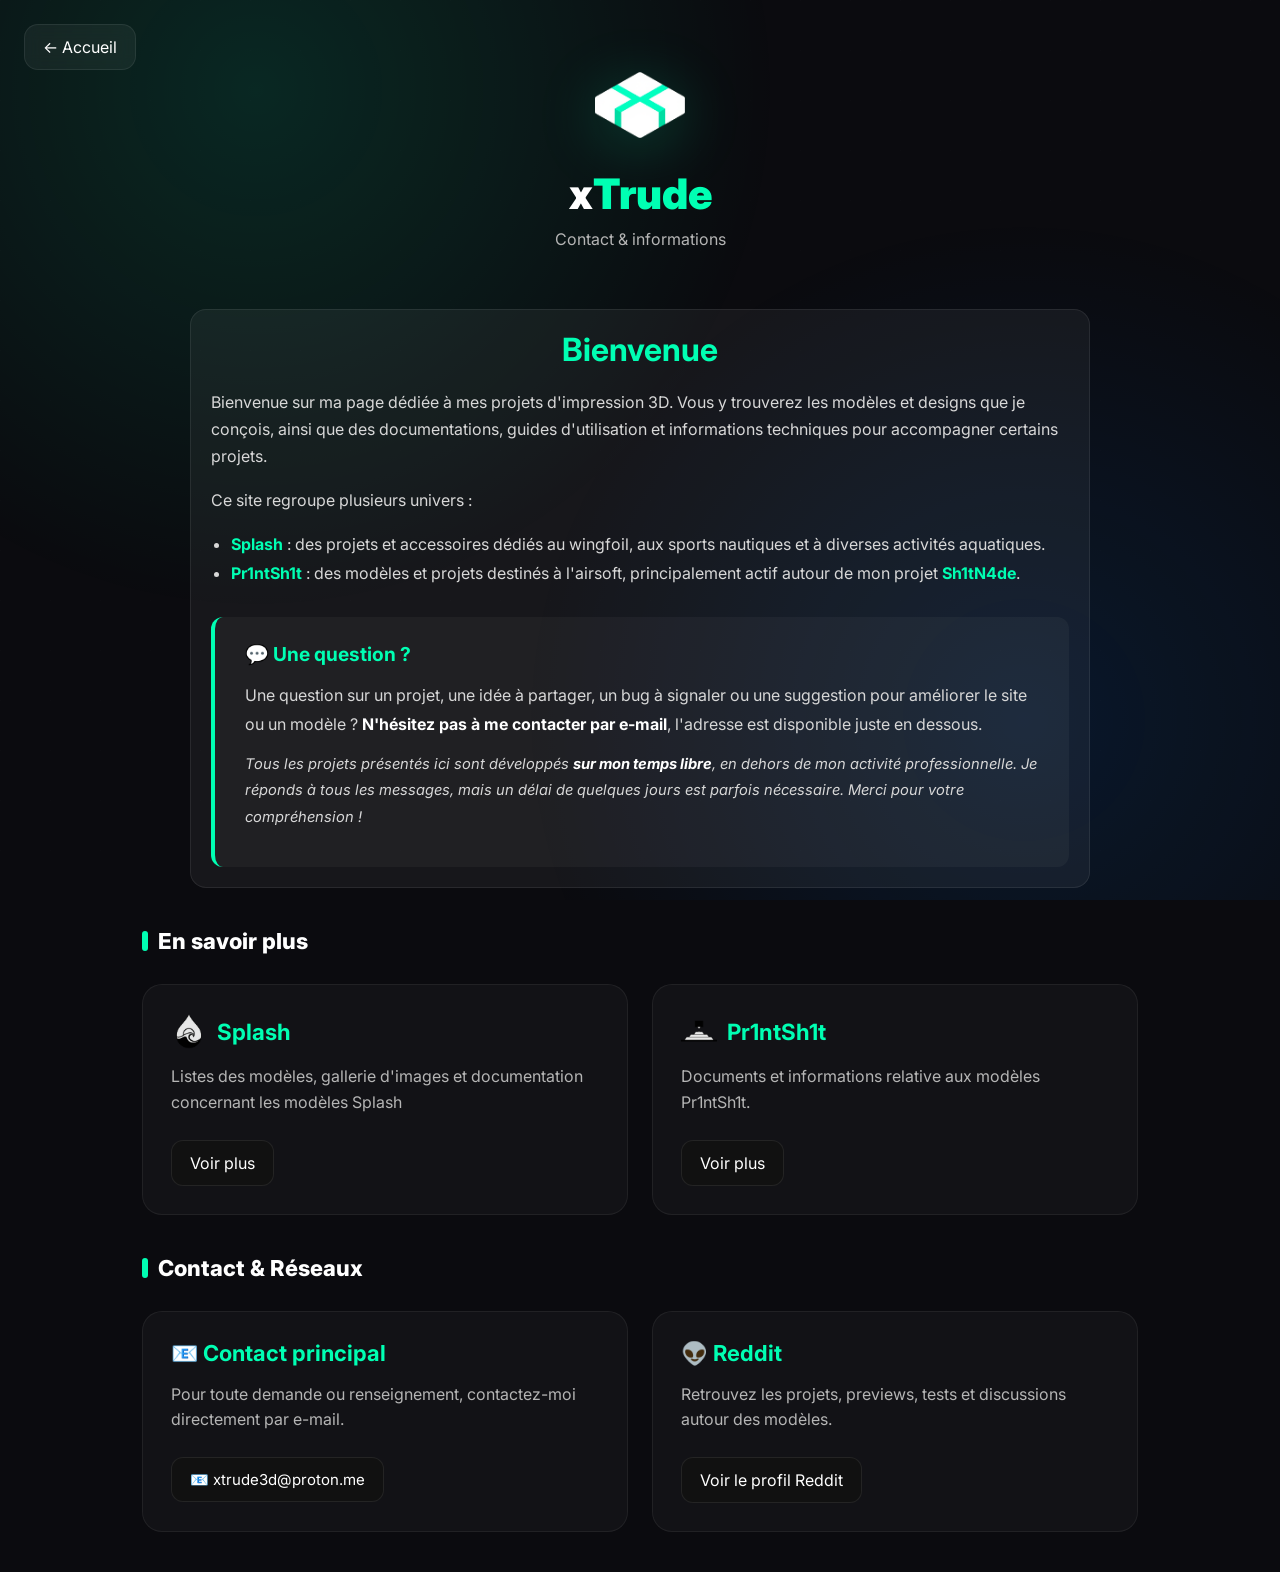
<file: contact.html>
<!doctype html>
<html lang="fr">

<head>
<meta charset="utf-8">
<meta name="viewport" content="width=device-width, initial-scale=1.0">
<title>Info & Contact - xTrude</title>
<link rel="icon" href="img/logo.png">
<link href="https://fonts.googleapis.com/css2?family=Inter:wght@300;400;600;800;900&display=swap" rel="stylesheet">
<link rel="stylesheet" href="style.css">

<style>

.intro {
    max-width: 900px;
    margin: 40px auto;
    padding: 20px;
    background: rgba(255,255,255,0.05);
    border-radius: 16px;
    border: 1px solid rgba(255,255,255,0.08);
}

.intro h2 {
    margin-bottom: 20px;
    font-size: 2rem;
	text-align:center;
	color:#00ffb3;
}

.intro p {
    line-height: 1.7;
    margin-bottom: 16px;
    color: #d8d8d8;
}

.intro ul {
    margin: 15px 0 20px 20px;
    line-height: 1.8;
    color: #d8d8d8;
}

.intro strong {
    color:#00ffb3;
}

.intro-text{
    text-align:center;
    font-size:1.05rem;
    line-height:1.8;
    color:#d7d7d7;
    margin-bottom:35px;
}

.info-box{
    margin-top:30px;
    padding:25px 30px;
    border-left:4px solid #00ffb3;
    background:rgba(255,255,255,.04);
    border-radius:12px;
}

.info-box h3{
    margin:0 0 15px;
    font-size:1.2rem;
    color:#00ffb3;
}

.info-box p{
    margin:0 0 12px;
    line-height:1.8;
    color:#d7d7d7;	
}

.small-text{
    font-size:.92rem;
    color:#a8a8a8;
    font-style:italic;
}

.info-box strong{
    color:#fff;
    font-weight:700;
}

.card-title{
    display:flex;
    align-items:center;
    gap:10px;
    margin-bottom:15px;
}

.card-title span{
    font-size:1.4rem;
    font-weight:700;
    color:#00ffb3;
}

.mini-logo{
    width:36px;
    height:36px;
}

.green-link{
	color:#00ffb3;
	text-decoration:none;
}
	
</style>

</head>

<body>

	<a href="index.html" class="top-back-button">
		← Accueil
	</a>

<header>

    <img src="img/logo.png" class="logo" alt="xTrude">

    <h1>x<span>Trude</span></h1>

    <div class="subtitle">
        Contact & informations
    </div>

</header>

<section class="intro">

    <h2>Bienvenue</h2>

    <p>
        Bienvenue sur ma page dédiée à mes projets d'impression 3D.
        Vous y trouverez les modèles et designs que je conçois, ainsi que
        des documentations, guides d'utilisation et informations techniques
        pour accompagner certains projets.
    </p>

    <p>
        Ce site regroupe plusieurs univers :
    </p>

    <ul>
        <li>
            <strong>Splash</strong> : des projets et accessoires dédiés au
            wingfoil, aux sports nautiques et à diverses activités aquatiques.
        </li>

        <li>
            <strong>Pr1ntSh1t</strong> : des modèles et projets destinés à
            l'airsoft, principalement actif autour de mon projet
            <strong>Sh1tN4de</strong>.
        </li>
    </ul>

	<div class="info-box">

		<h3>💬 Une question ?</h3>

		<p>
			Une question sur un projet, une idée à partager,
			un bug à signaler ou une suggestion pour améliorer le site ou un modèle ?
			<a href="#contact" class="green-link"><strong>N'hésitez pas à me contacter par e-mail</strong></a>,
			l'adresse est disponible juste en dessous.
		</p>

		<p class="small-text">
			Tous les projets présentés ici sont développés
			<strong>sur mon temps libre</strong>, en dehors de mon activité
			professionnelle. Je réponds à tous les messages, mais un délai
			de quelques jours est parfois nécessaire. Merci pour votre compréhension !
		</p>

	</div>

</section>


<section class="contact-page">

	<div class="section-title">
        <div class="bar"></div>

        <div class="section-head">

            <span>En savoir plus</span>

        </div>
    </div>
		
		
		
	<div class="contact-container">
	
        <div class="contact-card">

            <div class="card-title">
				<img src="img/sp-logo.png" class="mini-logo" alt="">
				<span>Splash</span>
			</div>

            <p>
			Listes des modèles, gallerie d'images et documentation 
			concernant les modèles Splash
            </p>

            <a href="splash.html"
               target="_blank"
               class="contact-button">

               Voir plus

            </a>

        </div>

        <div class="contact-card">

            <div class="card-title">
				<img src="img/ps-logo.png" class="mini-logo" alt="">
				<span>Pr1ntSh1t</span>
			</div>

            <p>
                Documents et informations relative aux modèles Pr1ntSh1t.
            </p>

            <a href="printshit.html"
               target="_blank"
               class="contact-button">

               Voir plus

            </a>

        </div>

    </div>

</section>


<section class="contact-page">

    <div class="section-title">
        <div class="bar"></div>

        <div class="section-head">

            <span>Contact & Réseaux</span>

        </div>
    </div>

    <div class="contact-container">

        <div class="contact-card"	id="contact">

            <h2>📧 Contact principal</h2>

            <p>
			Pour toute demande ou renseignement, contactez-moi directement par e-mail.
            </p>

			<button class="contact-button copy-mail"
					data-mail="xtrude3d@proton.me">

				📧 xtrude3d@proton.me

			</button>

        </div>

        <div class="contact-card">

            <h2>👽 Reddit</h2>

            <p>
                Retrouvez les projets, previews,
                tests et discussions autour des modèles.
            </p>

            <a href="https://www.reddit.com/user/xTrude3D/"
               target="_blank"
               class="contact-button">

               Voir le profil Reddit

            </a>

        </div>
	</div>
</section>

<script>

document.querySelectorAll(".copy-mail").forEach(button => {

    button.addEventListener("click", () => {

        const mail = button.dataset.mail;

        navigator.clipboard.writeText(mail);

        const original = button.innerHTML;

        button.innerHTML = "✔ Adresse copiée";

        setTimeout(() => {

            button.innerHTML = original;

        }, 1800);
    });
});

</script>


</body>
</html>
</file>
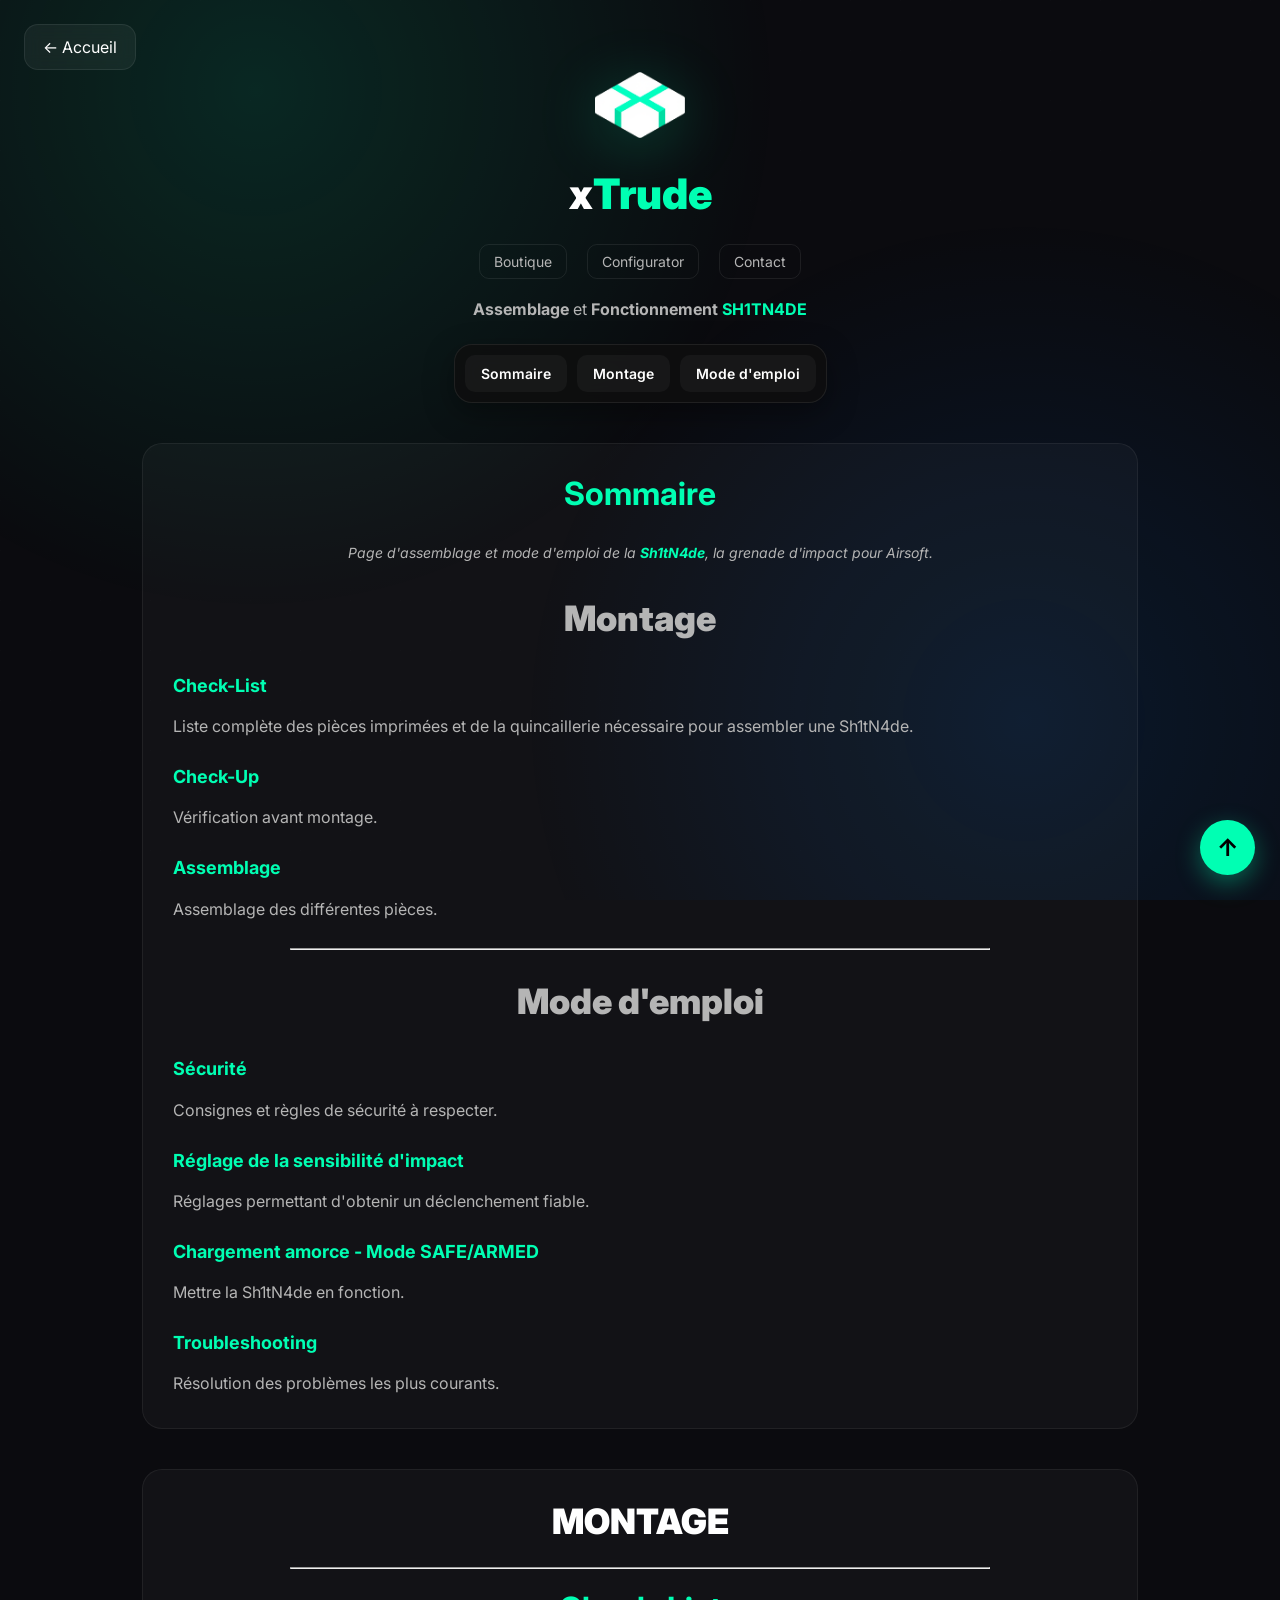
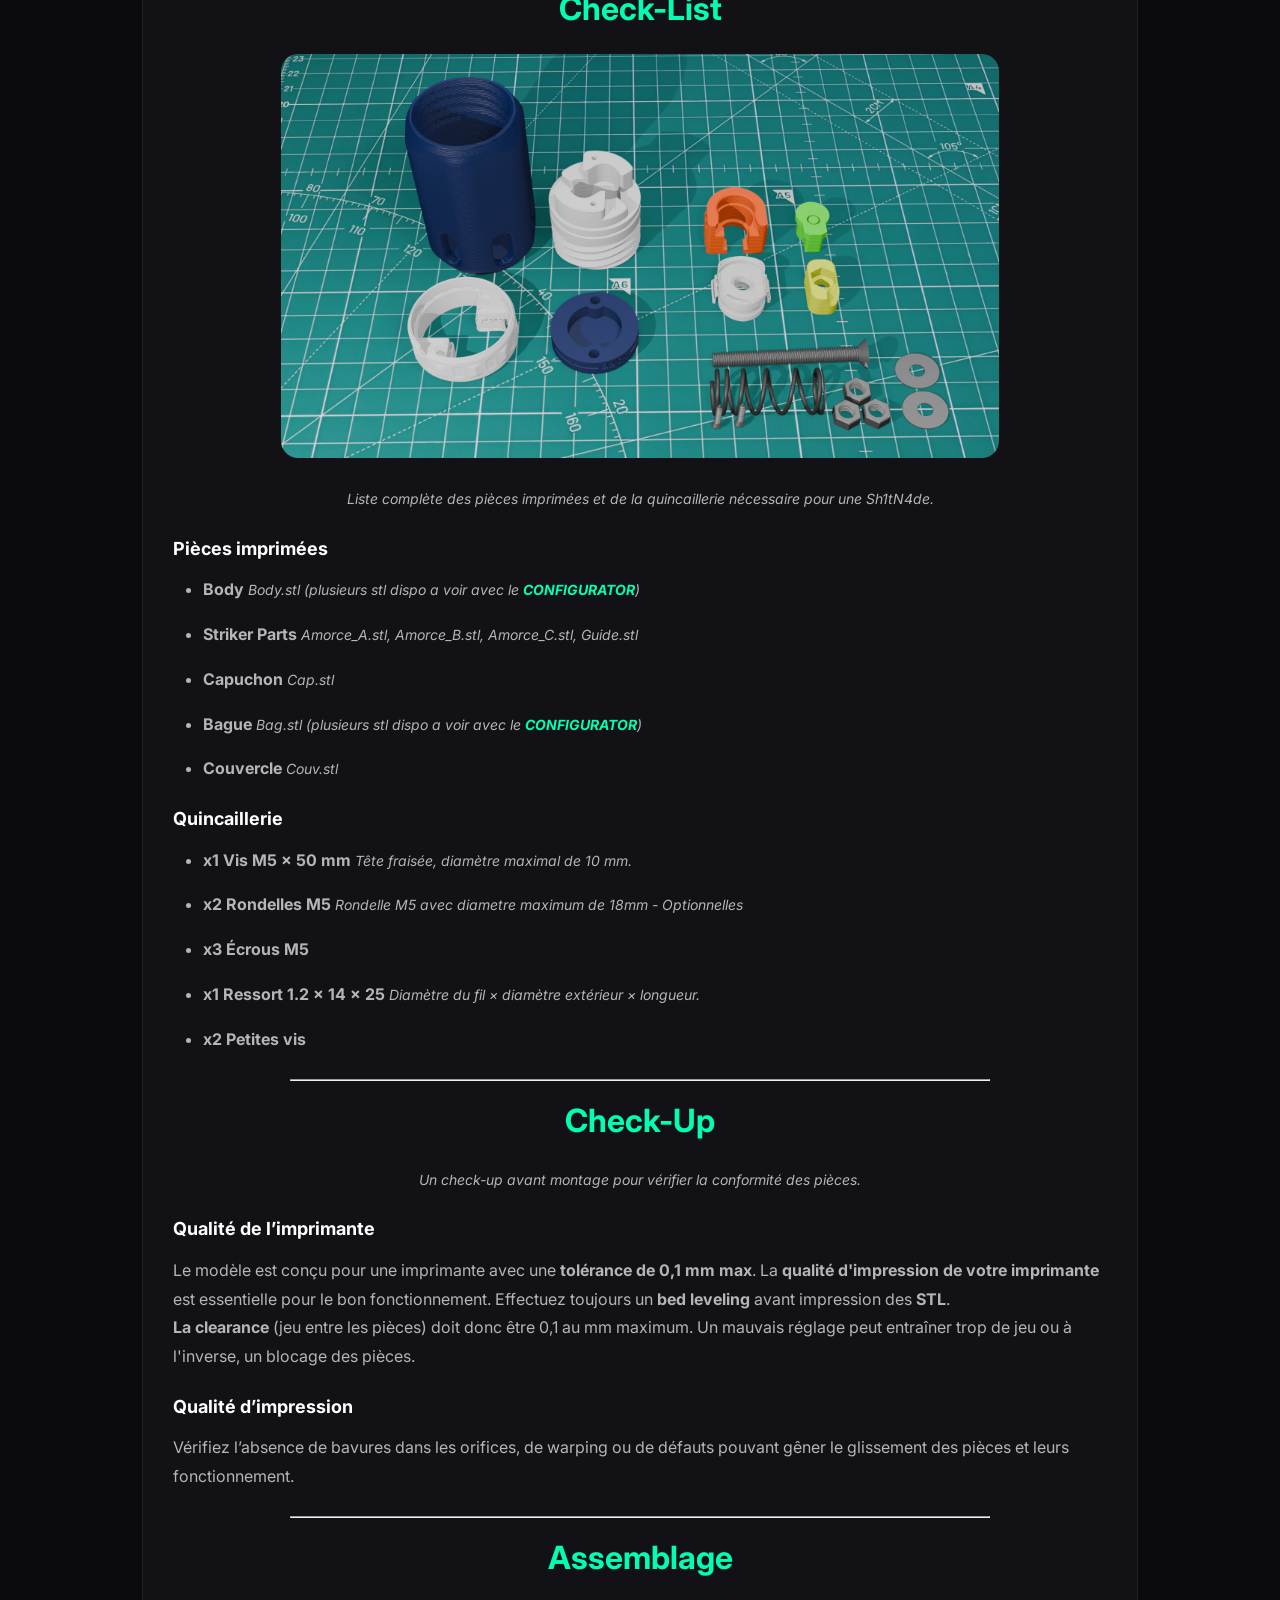
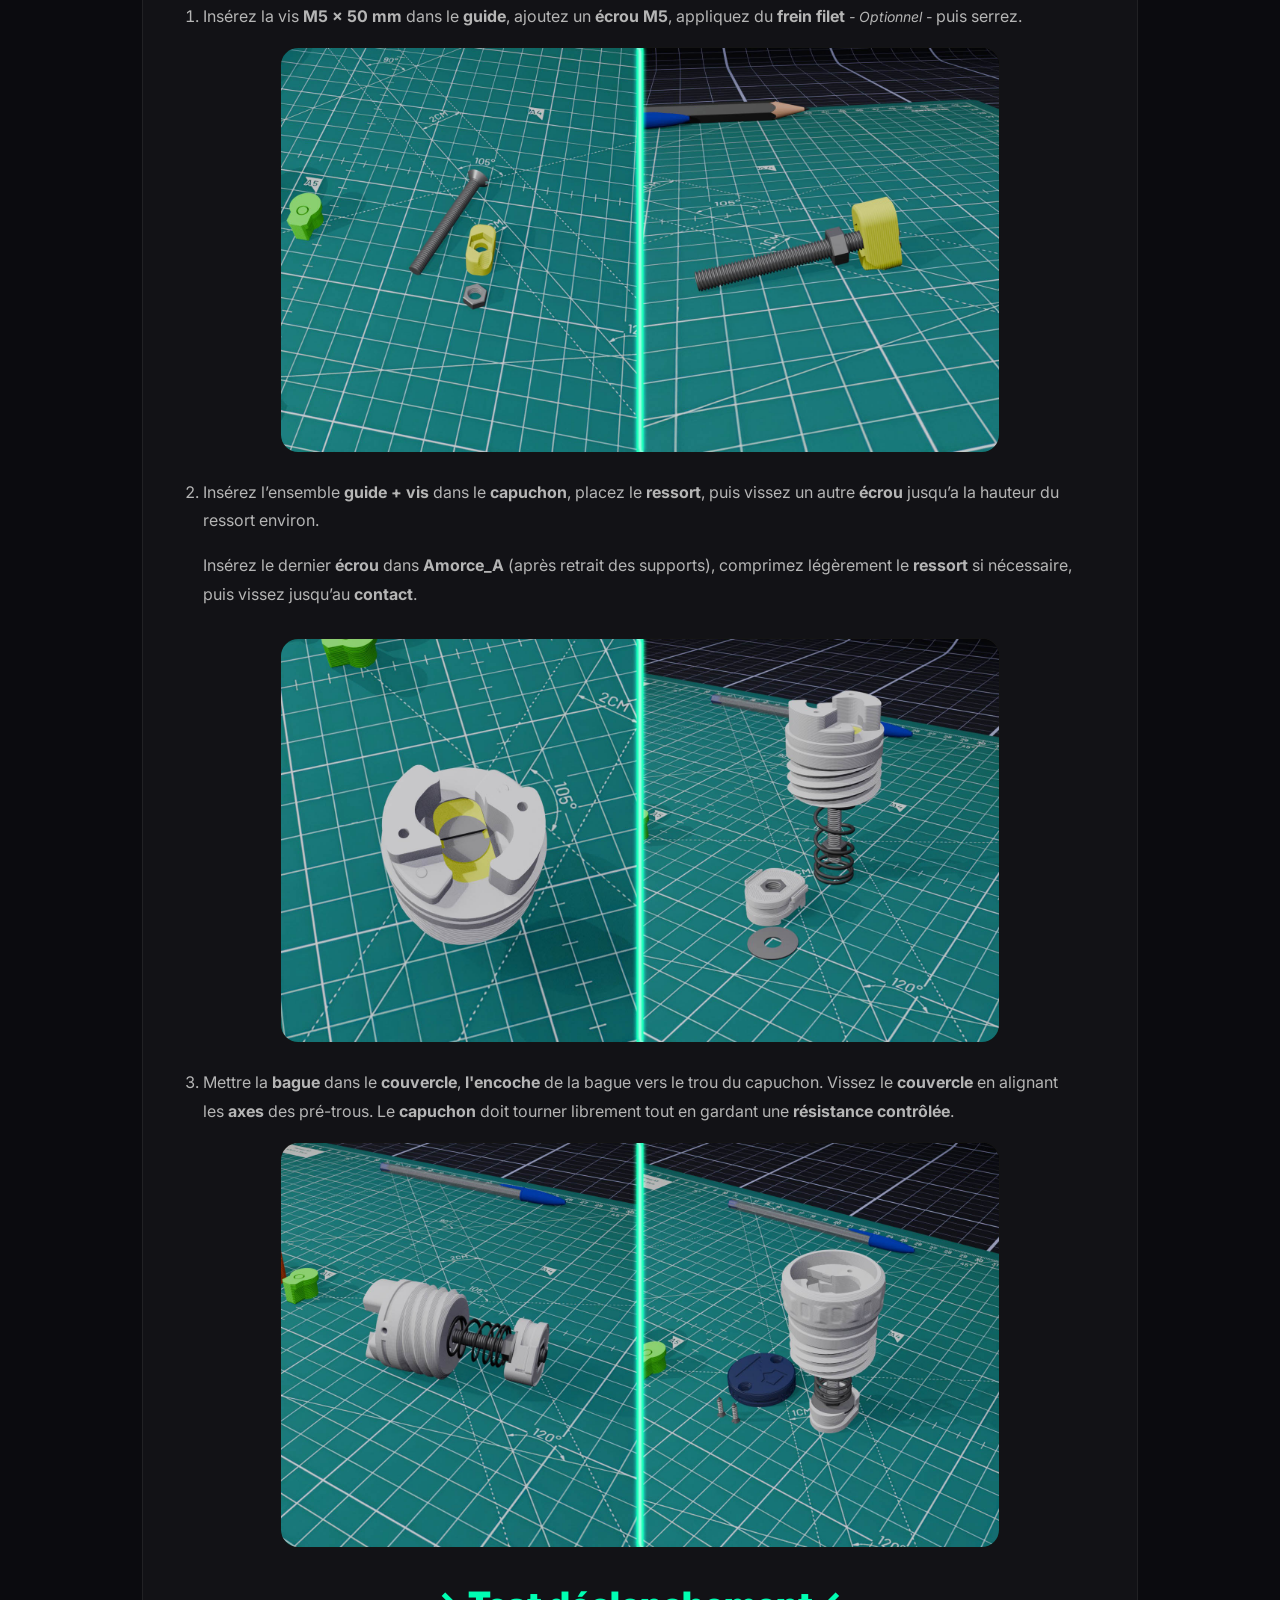
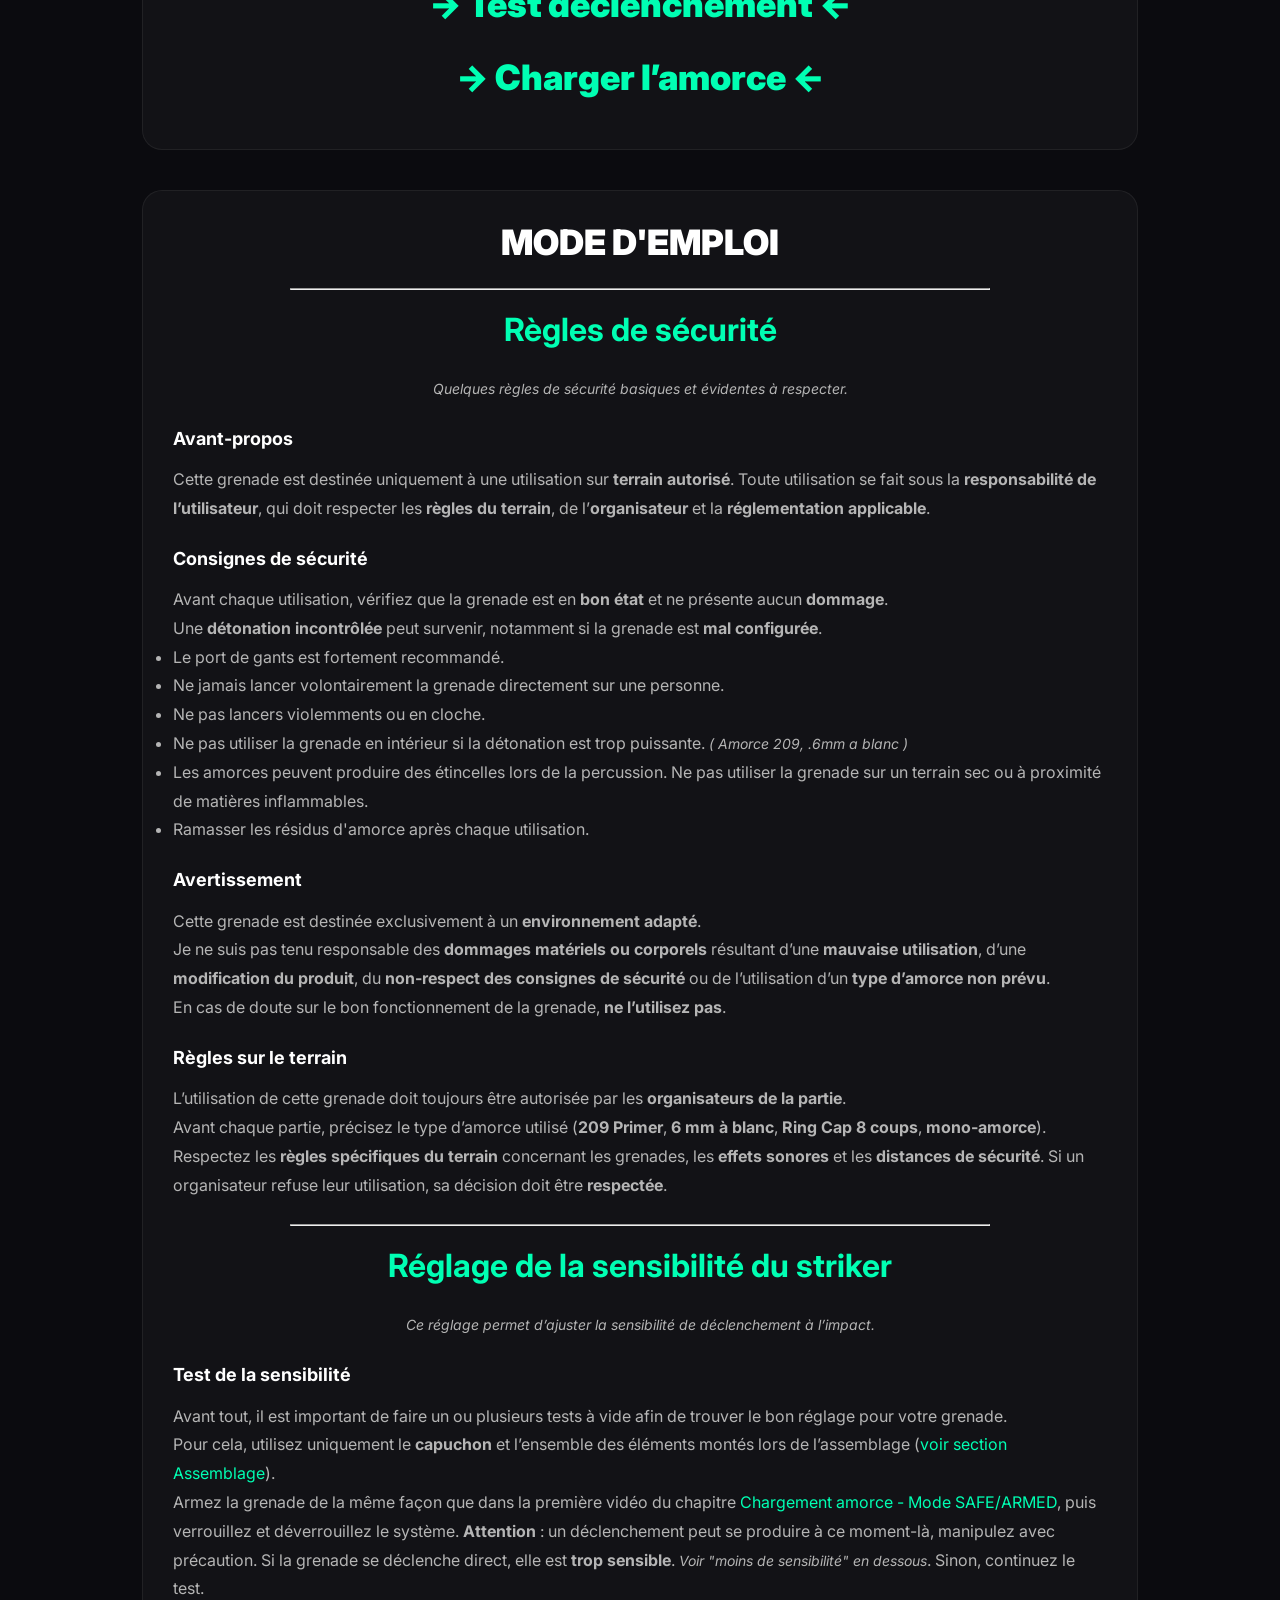
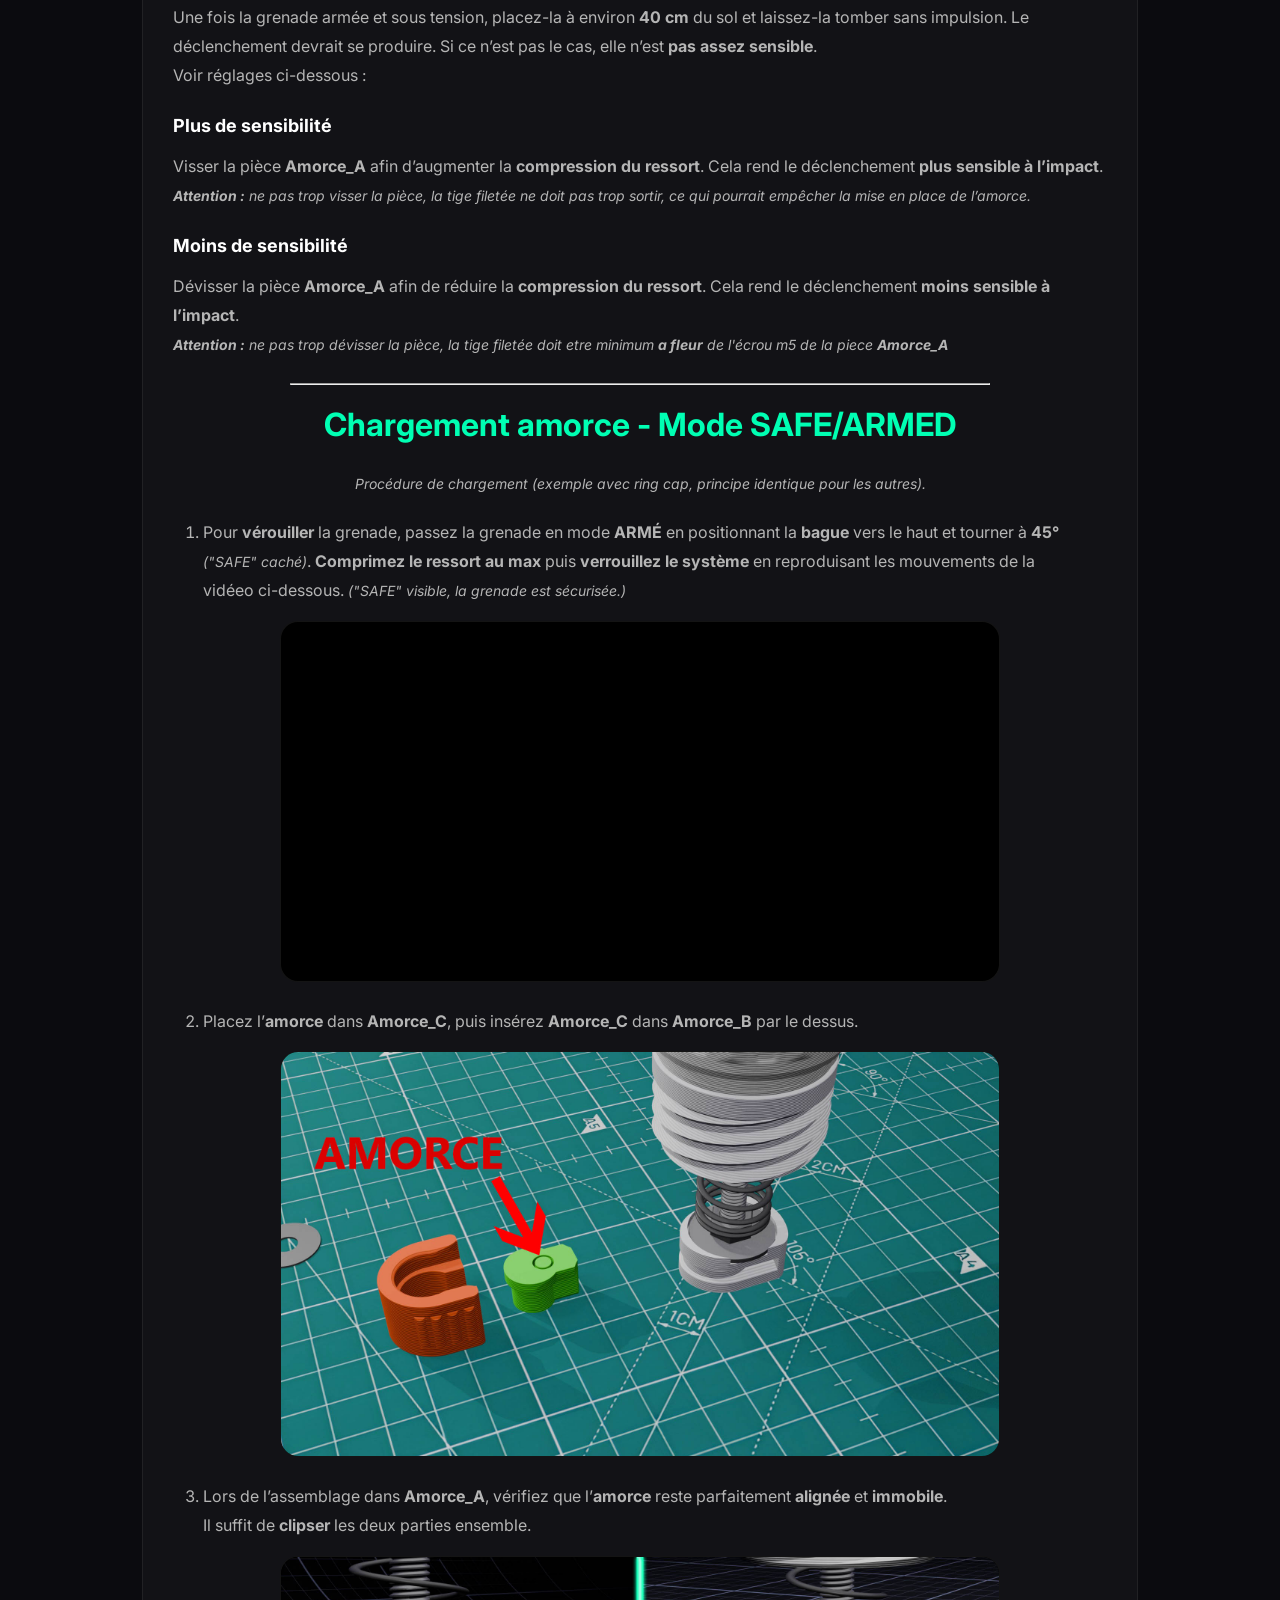
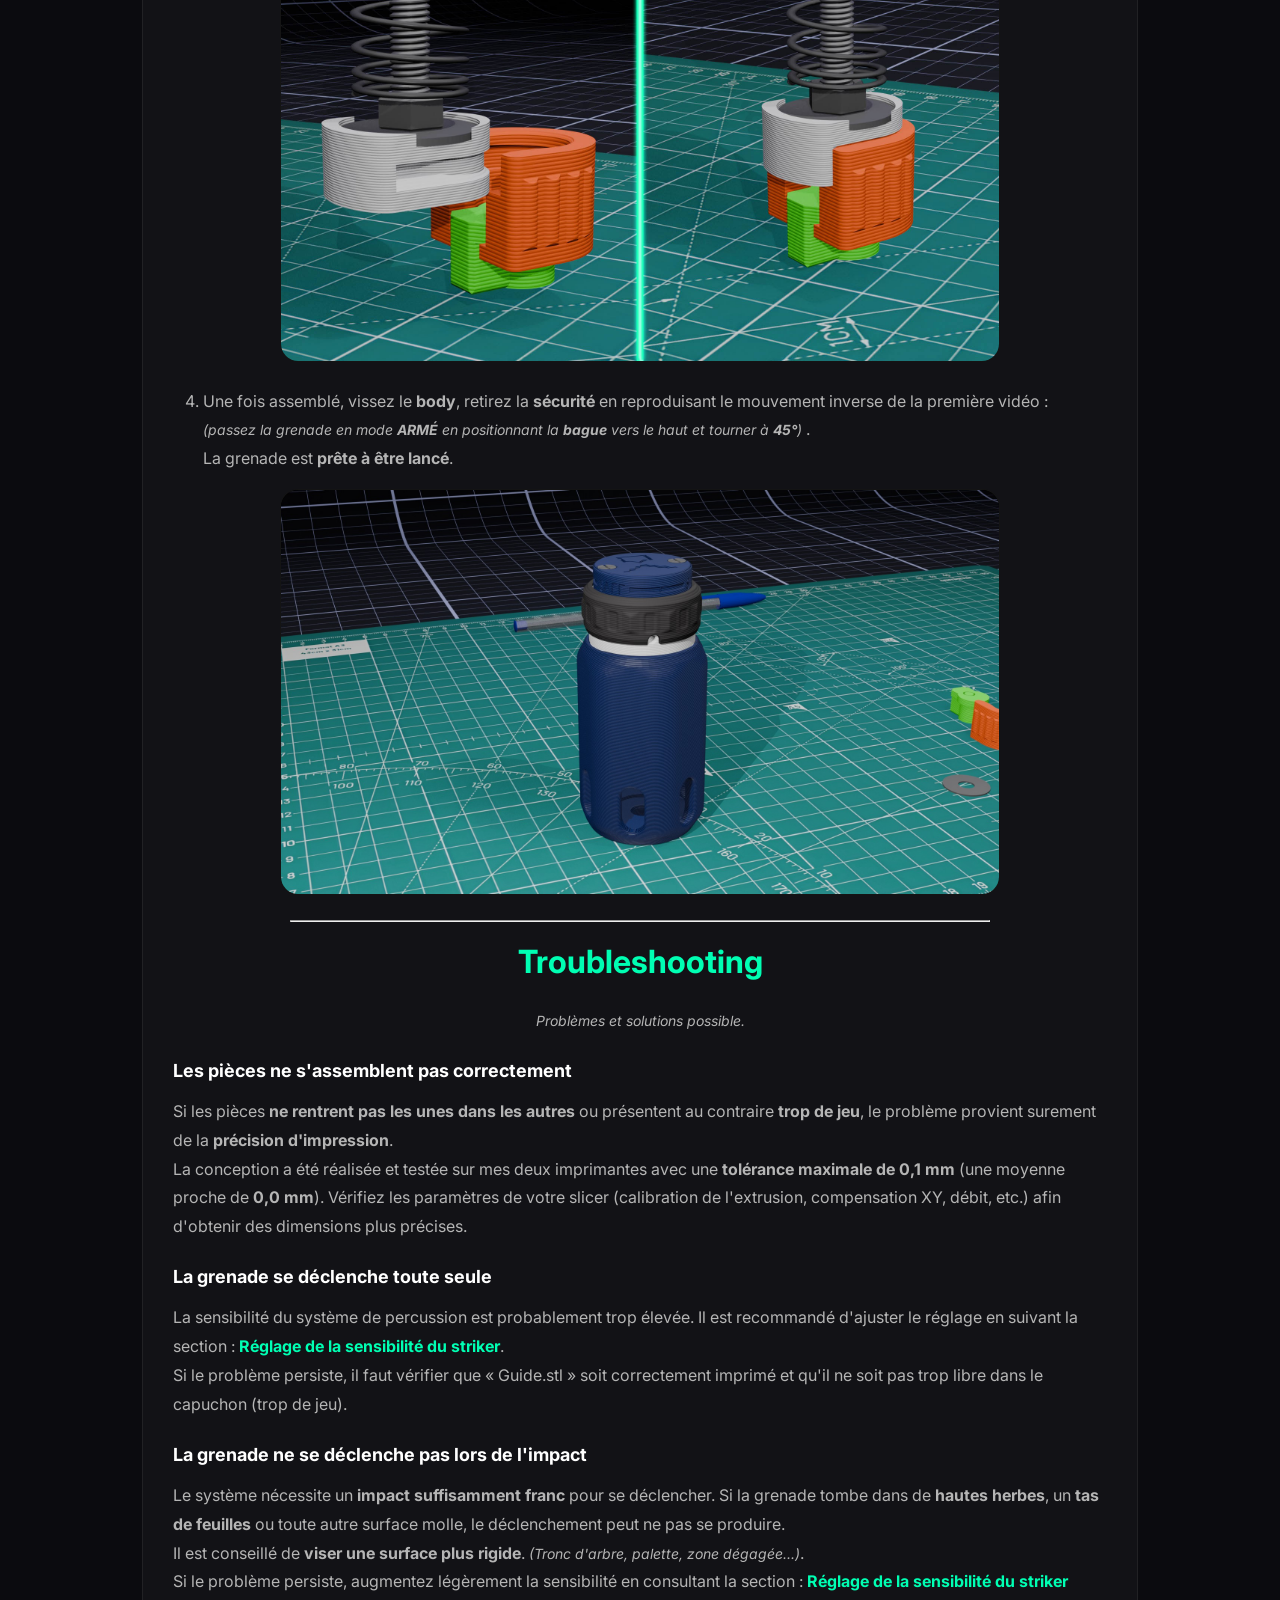
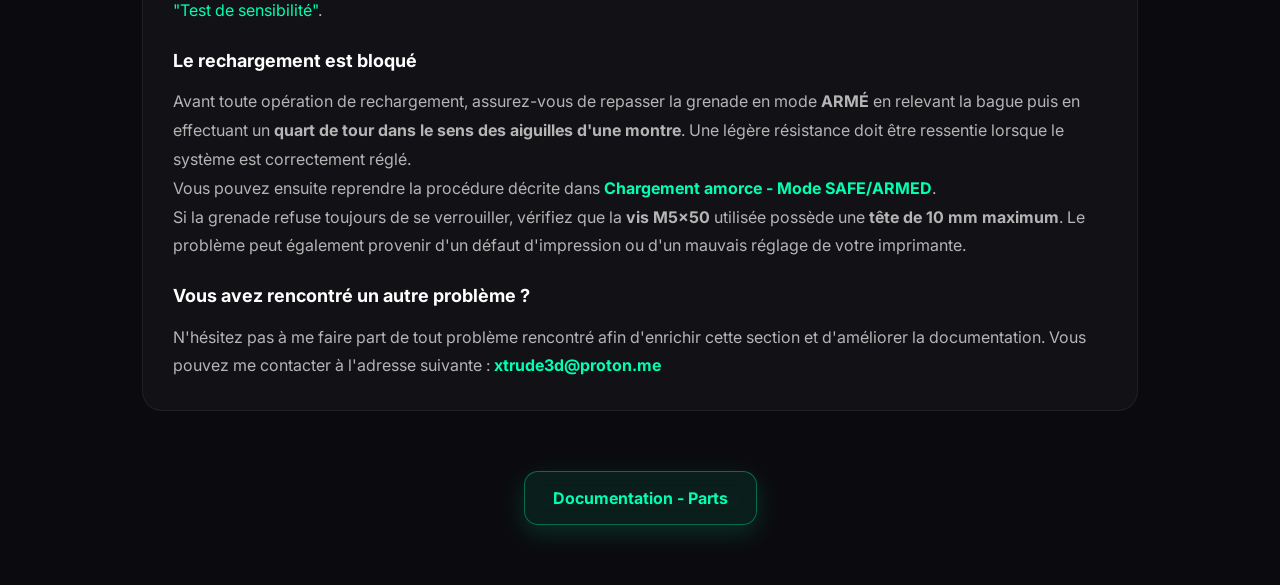
<file: doc_assembly.html>
<!DOCTYPE html>
<html lang="fr">

<head>
<meta charset="UTF-8">
<meta name="viewport" content="width=device-width,initial-scale=1">
<title>Sh1tN4de - Assemblage</title>

<link rel="icon" href="img/logo.png">
<link rel="preconnect" href="https://fonts.googleapis.com">
<link rel="preconnect" href="https://fonts.gstatic.com" crossorigin>
<link href="https://fonts.googleapis.com/css2?family=Inter:wght@300;400;600;800;900&display=swap" rel="stylesheet">
<link rel="stylesheet" href="style.css">

<style>

html{
	scroll-behavior:smooth;
}

/* Navigation */

.guide-nav{
	position:sticky;
	top:15px;
	z-index:1000;
	display:flex;
	justify-content:center;
	flex-wrap:wrap;
	gap:10px;
	width:fit-content;
	max-width:calc(100% - 20px);
	margin:5px auto 0;
	padding:10px;
	background:rgba(15,15,15,.85);
	backdrop-filter:blur(12px);
	border:1px solid rgba(255,255,255,.08);
	border-radius:18px;
	box-shadow:0 10px 30px rgba(0,0,0,.35);
}

.guide-nav a{
	padding:10px 16px;
	background:rgba(255,255,255,.04);
	border-radius:10px;
	color:#fff;
	text-decoration:none;
	font-size:14px;
	font-weight:600;
	transition:.25s;
}

.guide-nav a:hover{
	background:#00ffb3;
	color:#000;
	transform:translateY(-2px);
}

/* Structure */

.guide-section{
	max-width:1200px;
	margin:auto;
}

.guide-card{
    background:rgba(255,255,255,0.03);
    border:1px solid rgba(255,255,255,0.06);
    border-radius:20px;
    padding:30px;
    margin-bottom:40px;

    transition: transform .2s ease, border-color .2s ease;
}

.guide-card:hover{
    transform: translateY(-2px);
    border-color: rgba(0,255,179,.25);
}

.guide-card h1{
	margin:0 0 10px;
	text-align:center;
	font-size:35px;
}

.guide-card h2{
	margin:0 0 25px;
	text-align:center;
	font-size:32px;
	color:#00ffb3;
}

.guide-description{
	color:#b5b5b5;
	font-size:16px;
	line-height:1.8;
}

.guide-description .intro{
	margin-bottom:20px;
	text-align:center;
}

.guide-description h3{
	margin:20px 0 10px;
	color:#fff;
	font-size:18px;
}

.guide-description em{
	font-size:14px;
	color:#b5b5b5;
}

/* Médias */

.guide-video{
	display:flex;
	justify-content:center;
	margin-bottom:25px;
}

.guide-video img,
.guide-video video{
	width:100%;
	max-width:720px;
	background:#000;
	border:1px solid rgba(255,255,255,.08);
	border-radius:18px;
}

/* Listes */

.parts-list,
.assembly-list{
	margin:0 30px;
	text-align:left;
}

.parts-list li,
.assembly-list li{
	margin-bottom:16px;
}

/* Divers */

.ligne-separation{
	width:75%;
	margin:25px auto 20px;
}

.guide-end-button{
    display:flex;
    justify-content:center;
    margin:60px 0 20px;
}

.big-theme-button{
    display:inline-flex;
    align-items:center;
    justify-content:center;

    padding:16px 28px;

    background:rgba(0,255,179,0.08);
    border:1px solid rgba(0,255,179,0.35);

    color:#00ffb3;
    text-decoration:none;

    font-size:16px;
    font-weight:700;

    border-radius:14px;

    backdrop-filter:blur(10px);

    box-shadow:0 8px 25px rgba(0,255,179,0.15);

    transition:0.25s;
}

.big-theme-button:hover{
    background:#00ffb3;
    color:#000;

    transform:translateY(-3px) scale(1.02);

    box-shadow:0 12px 35px rgba(0,255,179,0.35);
}

.green-link{
	color:#00ffb3;
	text-decoration:none;
}

.green-link:hover{
	text-decoration:underline;
}

.back-top{
	position:fixed;
	right:25px;
	bottom:25px;
	z-index:2000;
	display:flex;
	align-items:center;
	justify-content:center;
	width:55px;
	height:55px;
	background:#00ffb3;
	color:#000;
	border-radius:50%;
	text-decoration:none;
	font-size:24px;
	font-weight:bold;
	box-shadow:0 8px 25px rgba(0,255,179,.35);
	transition:.25s;
}

.back-top:hover{
	transform:translateY(-4px) scale(1.05);
}

@media(max-width:700px){

	.guide-nav{
		width:auto;
		max-width:calc(100% - 30px);
		gap:5px;
	}

	.guide-nav a{
		padding:8px 15px;
	}

	.guide-card{
		padding:20px;
	}

	.guide-card h2{
		font-size:26px;
	}

}

</style>

</head>

<body>

<a href="index.html" class="top-back-button">
	← Accueil
</a>

<header>

	<img src="img/logo.png" class="logo" alt="xTrude">

	<h1>x<span>Trude</span></h1>

	<div class="top-links">

		<a href="https://cults3d.com/fr/utilisateurs/xTrude" target="_blank">
			Boutique
		</a>

		<a href="https://sh1tn4de-configurator.pages.dev/" target="_blank">
			Configurator
		</a>

		<a href="contact.html">
			Contact
		</a>

	</div>

	<div class="subtitle">
		<b>Assemblage</b> et <b>Fonctionnement</b> <b style="color:#00ffb3;">SH1TN4DE</b>
	</div>

</header>

<!-- SOMMAIRE -->

<div class="guide-nav">
	<a href="#sommaire">Sommaire</a>
	<a href="#assemblage">Montage</a>
	<a href="#hardware">Mode d'emploi</a>
</div>

<section class="guide-section">

	<!-- Sommaire -->

	<div class="guide-card" id="sommaire">

		<h2>Sommaire</h2>

		<div class="guide-description">

			<p class="intro">
				<em>Page d'assemblage et mode d'emploi de la <b style="color:#00ffb3;">Sh1tN4de</b>, la grenade d'impact pour Airsoft.</em>
			</p>

			<h1>Montage</h1>

			<h3>
				<a href="#checklist" class="green-link">Check-List</a>
			</h3>
			<p>Liste complète des pièces imprimées et de la quincaillerie nécessaire pour assembler une Sh1tN4de.</p>

			<h3>
				<a href="#checkup" class="green-link">Check-Up</a>
			</h3>
			<p>Vérification avant montage.</p>

			<h3>
				<a href="#assembly" class="green-link">Assemblage</a>
			</h3>
			<p>Assemblage des différentes pièces.</p>

			<hr class="ligne-separation">

			<h1>Mode d'emploi</h1>

			<h3>
				<a href="#secu" class="green-link">Sécurité</a>
			</h3>
			<p>Consignes et règles de sécurité à respecter.</p>

			<h3>
				<a href="#strikerconf" class="green-link">Réglage de la sensibilité d'impact</a>
			</h3>
			<p>Réglages permettant d'obtenir un déclenchement fiable.</p>

			<h3>
				<a href="#amorce" class="green-link">Chargement amorce - Mode SAFE/ARMED</a>
			</h3>
			<p>Mettre la Sh1tN4de en fonction.</p>

			<h3>
				<a href="#troubleshooting" class="green-link">Troubleshooting</a>
			</h3>
			<p>Résolution des problèmes les plus courants.</p>

		</div>

	</div>

	<!-- ASSEMBLAGE -->

	<div class="guide-card" id="assemblage">

		<h1>MONTAGE</h1>

		<hr class="ligne-separation" id="checklist">

		<h2>Check-List</h2>

		<div class="guide-video">
			<img src="printshit-img/checklist.jpg" alt="Checklist">
		</div>

		<div class="guide-description">

			<p class="intro">
				<em>Liste complète des pièces imprimées et de la quincaillerie nécessaire pour une Sh1tN4de.</em>
			</p>

			<h3>Pièces imprimées</h3>

			<ul class="parts-list">
				<li><b>Body</b> <em>Body.stl (plusieurs stl dispo a voir avec le <a href="https://sh1tn4de-configurator.pages.dev/" class="green-link"><b>CONFIGURATOR</b></a>)</em></li>

				<li><b>Striker Parts</b> <em>Amorce_A.stl, Amorce_B.stl, Amorce_C.stl, Guide.stl</em></li>

				<li><b>Capuchon</b> <em>Cap.stl</em></li>

				<li><b>Bague</b> <em>Bag.stl (plusieurs stl dispo a voir avec le <a href="https://sh1tn4de-configurator.pages.dev/" class="green-link"><b>CONFIGURATOR</b></a>)</em></li>

				<li><b>Couvercle</b> <em>Couv.stl</em></li>
			</ul>

			<h3>Quincaillerie</h3>

			<ul class="parts-list">

				<li>
					<b>x1 Vis M5 × 50 mm</b>
					<em>Tête fraisée, diamètre maximal de 10 mm.</em>
				</li>

				<li>
					<b>x2 Rondelles M5</b>
					<em> Rondelle M5 avec diametre maximum de 18mm - Optionnelles</em></li>
				</li>

				<li><b>x3 Écrous M5</b></li>

				<li>
					<b>x1 Ressort 1.2 × 14 × 25</b>
					<em>Diamètre du fil × diamètre extérieur × longueur.</em>
				</li>

				<li><b>x2 Petites vis</b></li>

			</ul>

		</div>

		<hr class="ligne-separation" id="checkup">

		<h2>Check-Up</h2>
		
		<!-- CHECK-UP -->

<div class="guide-description">

	<p class="intro">
		<em>Un check-up avant montage pour vérifier la conformité des pièces.</em>
	</p>

	<h3>Qualité de l’imprimante</h3>

	<p>

    Le modèle est conçu pour une imprimante avec une <b>tolérance de 0,1 mm max</b>.
    La <b>qualité d'impression de votre imprimante</b> est essentielle pour le bon fonctionnement.
    Effectuez toujours un <b>bed leveling</b> avant impression des <b>STL</b>.
	</p>

	<p>
		<b>La clearance</b> (jeu entre les pièces) doit donc être 0,1 au mm maximum.
		Un mauvais réglage peut entraîner trop de jeu ou à l'inverse, un blocage des pièces.
	</p>

	<h3>Qualité d’impression</h3>

	<p>
		Vérifiez l’absence de bavures dans les orifices, de warping ou de défauts
		pouvant gêner le glissement des pièces et leurs fonctionnement.
	</p>

</div>

<hr class="ligne-separation" id="assembly">

<h2>Assemblage</h2>

<div class="guide-description">

	<ol class="assembly-list">

		<li>
			Insérez la vis <b>M5 × 50 mm</b> dans le <b>guide</b>, ajoutez un <b>écrou M5</b>, appliquez du <b>frein filet</b><em> - Optionnel - </em>puis serrez.
		</li>

		<div class="guide-video">
			<img src="printshit-img/ass1.jpg" alt="Assembly step 1">
		</div>

		<li>
			Insérez l’ensemble <b>guide + vis</b> dans le <b>capuchon</b>, placez le <b>ressort</b>,
			puis vissez un autre <b>écrou</b> jusqu’a la hauteur du ressort environ.
		</li>

		<p>
			Insérez le dernier <b>écrou</b> dans <b>Amorce_A</b> (après retrait des supports), comprimez légèrement
			le <b>ressort</b> si nécessaire, puis vissez jusqu’au <b>contact</b>.
		</p><br>

		<div class="guide-video">
			<img src="printshit-img/ass2.jpg" alt="Assembly step 2">
		</div>

		<li>
			Mettre la <b>bague</b> dans le <b>couvercle</b>, <b>l'encoche</b> de la bague vers le trou du capuchon.
			Vissez le <b>couvercle</b> en alignant les <b>axes</b> des pré-trous. Le <b>capuchon</b> doit tourner librement
			tout en gardant une <b>résistance contrôlée</b>.
		</li>

		<div class="guide-video">
			<img src="printshit-img/ass3.jpg" alt="Assembly step 3">
		</div>

	</ol>

	<h1>
		<a href="#strikerconf" class="green-link">→ Test déclenchement ←</a>
	</h1>

	<h1>
		<a href="#amorce" class="green-link">→ Charger l’amorce ←</a>
	</h1>

</div>

</div> <!-- fin guide-card assemblage -->

<!-- MODE EMPLOI -->

<div class="guide-card" id="hardware">

	<h1>MODE D'EMPLOI</h1>

	<hr class="ligne-separation" id="secu">

	<h2>Règles de sécurité</h2>

<div class="guide-description">

    <p class="intro">
        <em>Quelques règles de sécurité basiques et évidentes à respecter.</em>
    </p>

    <h3>Avant-propos</h3>

	<p>
		Cette grenade est destinée uniquement à une utilisation sur <b>terrain autorisé</b>.
		Toute utilisation se fait sous la <b>responsabilité de l’utilisateur</b>, qui doit respecter les <b>règles du terrain</b>, de l’<b>organisateur</b> et la <b>réglementation applicable</b>.
	</p>

    <h3>Consignes de sécurité</h3>

<p>
    Avant chaque utilisation, vérifiez que la grenade est en <b>bon état</b> et ne présente aucun <b>dommage</b>.<br>
    Une <b>détonation incontrôlée</b> peut survenir, notamment si la grenade est <b>mal configurée</b>.
</p>

    <ul>
        <li>Le port de gants est fortement recommandé.</li>
        <li>Ne jamais lancer volontairement la grenade directement sur une personne.</li>
        <li>Ne pas lancers violemments ou en cloche.</li>
        <li>Ne pas utiliser la grenade en intérieur si la détonation est trop puissante. <em>( Amorce 209, .6mm a blanc )</em></li>
        <li>Les amorces peuvent produire des étincelles lors de la percussion. Ne pas utiliser la grenade sur un terrain sec ou à proximité de matières inflammables.</li>
        <li>Ramasser les résidus d'amorce après chaque utilisation.</li>
    </ul>

	<h3>Avertissement</h3>

	<p>
		Cette grenade est destinée exclusivement à un <b>environnement adapté</b>.
	</p>

	<p>
		Je ne suis pas tenu responsable des <b>dommages matériels ou corporels</b> résultant d’une <b>mauvaise utilisation</b>, d’une <b>modification du produit</b>, du <b>non-respect des consignes de sécurité</b> ou de l’utilisation d’un <b>type d’amorce non prévu</b>.
	</p>

	<p>
		En cas de doute sur le bon fonctionnement de la grenade, <b>ne l’utilisez pas</b>.
	</p>

	<h3>Règles sur le terrain</h3>

	<p>
		L’utilisation de cette grenade doit toujours être autorisée par les <b>organisateurs de la partie</b>.
	</p>

	<p>
		Avant chaque partie, précisez le type d’amorce utilisé (<b>209 Primer</b>, <b>6 mm à blanc</b>, <b>Ring Cap 8 coups</b>, <b>mono-amorce</b>).
	</p>

	<p>
		Respectez les <b>règles spécifiques du terrain</b> concernant les grenades, les <b>effets sonores</b> et les <b>distances de sécurité</b>.
		Si un organisateur refuse leur utilisation, sa décision doit être <b>respectée</b>.
	</p>

</div>

	<hr class="ligne-separation" id="strikerconf">

	<h2>Réglage de la sensibilité du striker</h2>

	<div class="guide-description">
	
	    <p class="intro">
			<em>Ce réglage permet d’ajuster la sensibilité de déclenchement à l’impact.</em>
		</p>

    <h3>Test de la sensibilité</h3>

    <p>
        Avant tout, il est important de faire un ou plusieurs tests à vide afin de trouver le bon réglage pour votre grenade.
    </p>

    <p>
        Pour cela, utilisez uniquement le <b>capuchon</b> et l’ensemble des éléments montés lors de l’assemblage
        (<a href="#assembly" class="green-link">voir section Assemblage</a>).
    </p>

    <p>
        Armez la grenade de la même façon que dans la première vidéo du chapitre
        <a href="#amorce" class="green-link">Chargement amorce - Mode SAFE/ARMED</a>, puis verrouillez et déverrouillez le système.
        <b>Attention</b> : un déclenchement peut se produire à ce moment-là, manipulez avec précaution.
        Si la grenade se déclenche direct, elle est <b>trop sensible</b>. <em>Voir "moins de sensibilité" en dessous</em>. Sinon, continuez le test.
    </p>

    <p>
        Une fois la grenade armée et sous tension, placez-la à environ <b>40 cm</b> du sol et laissez-la tomber sans impulsion.
        Le déclenchement devrait se produire. Si ce n’est pas le cas, elle n’est <b>pas assez sensible</b>. 
    </p>

    <p>
        Voir réglages ci-dessous :
    </p>

    <h3>Plus de sensibilité</h3>

    <p>
        Visser la pièce <b>Amorce_A</b> afin d’augmenter la <b>compression du ressort</b>.
        Cela rend le déclenchement <b>plus sensible à l’impact</b>. <br>
		<em><b>Attention :</b> ne pas trop visser la pièce, la tige filetée ne doit pas trop sortir,
    ce qui pourrait empêcher la mise en place de l’amorce.</em>
    </p>

    <h3>Moins de sensibilité</h3>

    <p>
        Dévisser la pièce <b>Amorce_A</b> afin de réduire la <b>compression du ressort</b>.
        Cela rend le déclenchement <b>moins sensible à l’impact</b>.<br>
		<em><b>Attention :</b> ne pas trop dévisser la pièce, la tige filetée doit etre minimum <b>a fleur</b> de l'écrou m5 de la piece <b>Amorce_A</b></em>
    </p>

</div>

	<hr class="ligne-separation" id="amorce">

	<h2>Chargement amorce - Mode SAFE/ARMED</h2>

	<div class="guide-description">

		<p class="intro">
			<em>Procédure de chargement (exemple avec ring cap, principe identique pour les autres).</em>
		</p>

		<ol class="assembly-list">

			<li>
				Pour <b>vérouiller</b> la grenade, passez la grenade en mode <b>ARMÉ</b> en positionnant la <b>bague</b> vers le haut et tourner à <b>45°</b> <em>("SAFE" caché)</em>.
				<b>Comprimez le ressort au max</b> puis <b>verrouillez le système</b> en reproduisant les mouvements de la vidéeo ci-dessous. <em>("SAFE" visible, la grenade est sécurisée.)</em>
			</li>

			<div class="guide-video">
				<video autoplay loop muted playsinline>
					<source src="videos/relovid.mp4" type="video/mp4">
				</video>
			</div>

			<li>
				Placez l’<b>amorce</b> dans <b>Amorce_C</b>, puis insérez <b>Amorce_C</b> dans <b>Amorce_B</b> par le dessus.
			</li>

			<div class="guide-video">
				<img src="printshit-img/relo1.jpg" alt="loading step 1">
			</div>

			<li>
				Lors de l’assemblage dans <b>Amorce_A</b>, vérifiez que l’<b>amorce</b> reste parfaitement
				<b>alignée</b> et <b>immobile</b>.<br>Il suffit de <b>clipser</b> les deux parties ensemble.
			</li>

			<div class="guide-video">
				<img src="printshit-img/relo2.jpg" alt="loading step 2">
			</div>

			<li>
				Une fois assemblé, vissez le <b>body</b>, retirez la <b>sécurité</b> en reproduisant le mouvement inverse de la première vidéo :
				<em>(passez la grenade en mode <b>ARMÉ</b> en positionnant la <b>bague</b> vers le haut et tourner à <b>45°</b>) </em>.<br> 
				La grenade est <b>prête à être lancé</b>.
			</li>

			<div class="guide-video">
				<img src="printshit-img/relo3.jpg" alt="loading step 3">
			</div>

		</ol>

	</div>

	<hr class="ligne-separation" id="troubleshooting">

	<h2>Troubleshooting</h2>

	<div class="guide-description">

		<p class="intro">
			<em>Problèmes et solutions possible.</em>
		</p>

		<h3>Les pièces ne s'assemblent pas correctement</h3>

		<p>
			Si les pièces <b>ne rentrent pas les unes dans les autres</b> ou présentent au contraire <b>trop de jeu</b>,
			le problème provient surement de la <b>précision d'impression</b>.
		</p>

		<p>
			La conception a été réalisée et testée sur mes deux imprimantes avec une <b>tolérance maximale de 0,1 mm</b>
			(une moyenne proche de <b>0,0 mm</b>). Vérifiez les paramètres de votre slicer
			(calibration de l'extrusion, compensation XY, débit, etc.) afin d'obtenir des dimensions plus précises.
		</p>

		<h3>La grenade se déclenche toute seule</h3>

		<p>
			La sensibilité du système de percussion est probablement trop élevée.
			Il est recommandé d'ajuster le réglage en suivant la section :
			<a href="#strikerconf" class="green-link"><b>Réglage de la sensibilité du striker</b></a>.<br>
			Si le problème persiste, il faut vérifier que « Guide.stl » soit correctement imprimé et qu'il ne soit pas trop
			libre dans le capuchon (trop de jeu).
		</p>

		<h3>La grenade ne se déclenche pas lors de l'impact</h3>

		<p>
			Le système nécessite un <b>impact suffisamment franc</b> pour se déclencher. Si la grenade tombe dans de
			<b>hautes herbes</b>, un <b>tas de feuilles</b> ou toute autre surface molle,
			le déclenchement peut ne pas se produire.
		</p>

		<p>
			Il est conseillé de <b>viser une surface plus rigide</b>. <em>(Tronc d'arbre, palette, zone dégagée...)</em>.<br>
			Si le problème persiste, augmentez légèrement la sensibilité en consultant la section :
			<a href="#strikerconf" class="green-link"><b>Réglage de la sensibilité du striker</b> "Test de sensibilité"</a>.
		</p>

		<h3>Le rechargement est bloqué</h3>

		<p>
			Avant toute opération de rechargement, assurez-vous de repasser la grenade en mode
			<b>ARMÉ</b> en relevant la bague puis en effectuant un <b>quart de tour dans le sens
			des aiguilles d'une montre</b>. Une légère résistance doit être ressentie lorsque le
			système est correctement réglé.
		</p>

		<p>
			Vous pouvez ensuite reprendre la procédure décrite dans
			<a href="#amorce" class="green-link"><b>Chargement amorce - Mode SAFE/ARMED</b></a>.
		</p>

		<p>
			Si la grenade refuse toujours de se verrouiller, vérifiez que la <b>vis M5x50</b>
			utilisée possède une <b>tête de 10 mm maximum</b>. Le problème peut également provenir
			d'un défaut d'impression ou d'un mauvais réglage de votre imprimante.
		</p>

		<h3>Vous avez rencontré un autre problème ?</h3>

		<p>
			N'hésitez pas à me faire part de tout problème rencontré afin d'enrichir cette section
			et d'améliorer la documentation. Vous pouvez me contacter à l'adresse suivante :
			<b class="green-link">xtrude3d@proton.me</b>
		</p>

	</div>
	
</div>

	<div class="guide-end-button">
		<a href="doc_parts.html" class="big-theme-button">
			Documentation - Parts
		</a>
	</div>

</section>

<a href="#" class="back-top">↑</a>

</body>
</html>
</file>
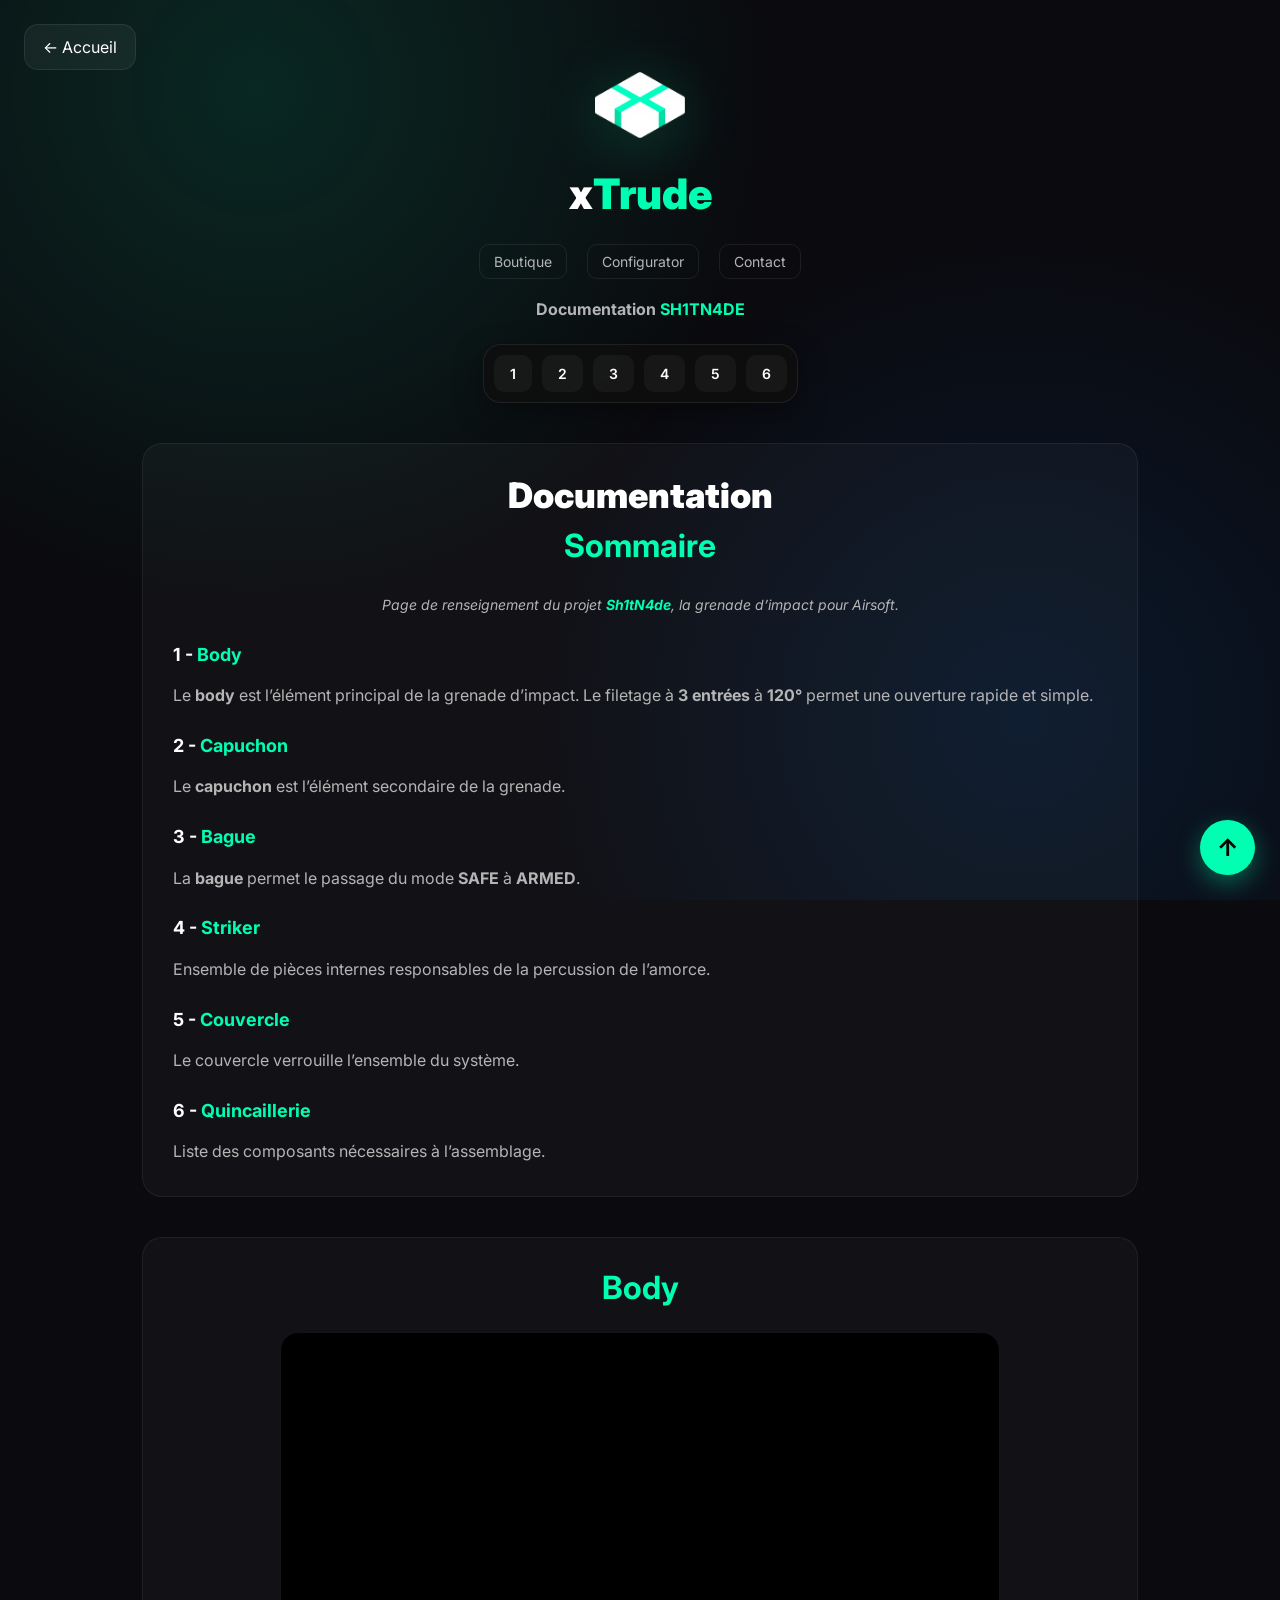
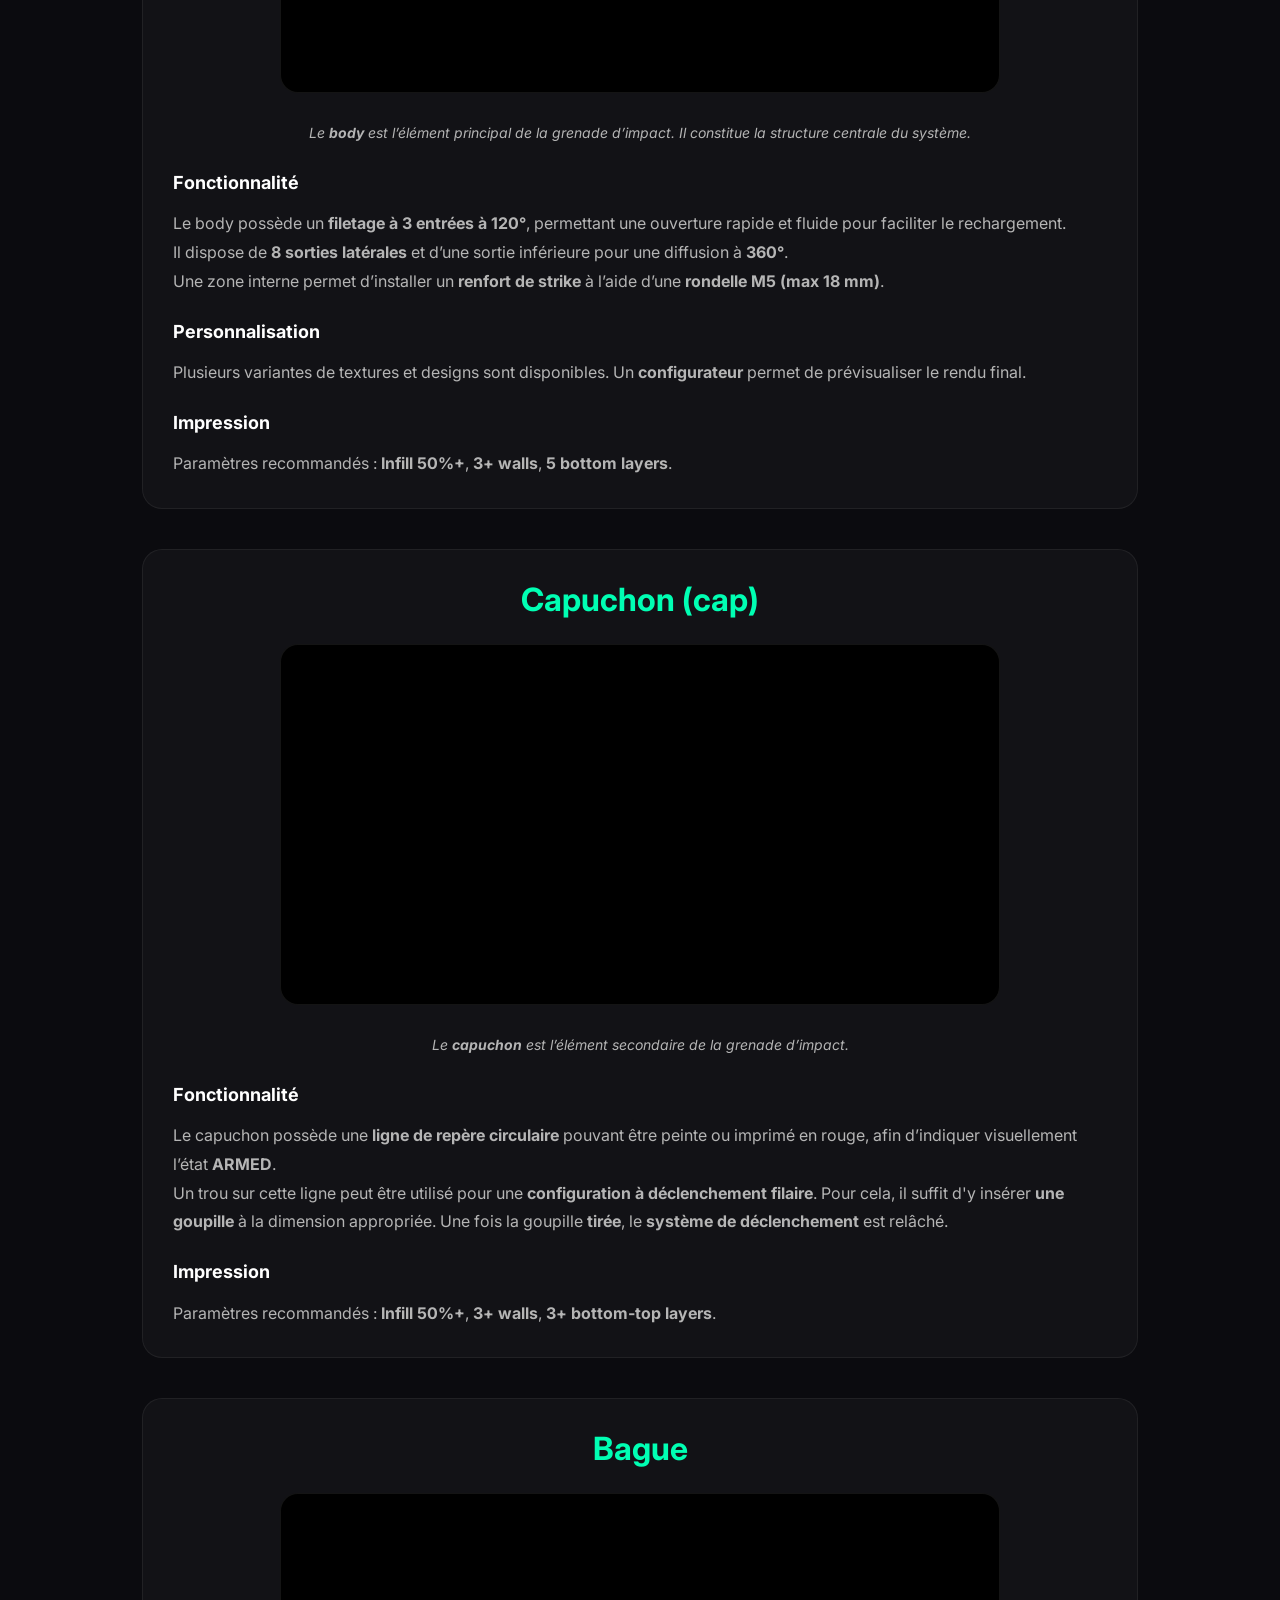
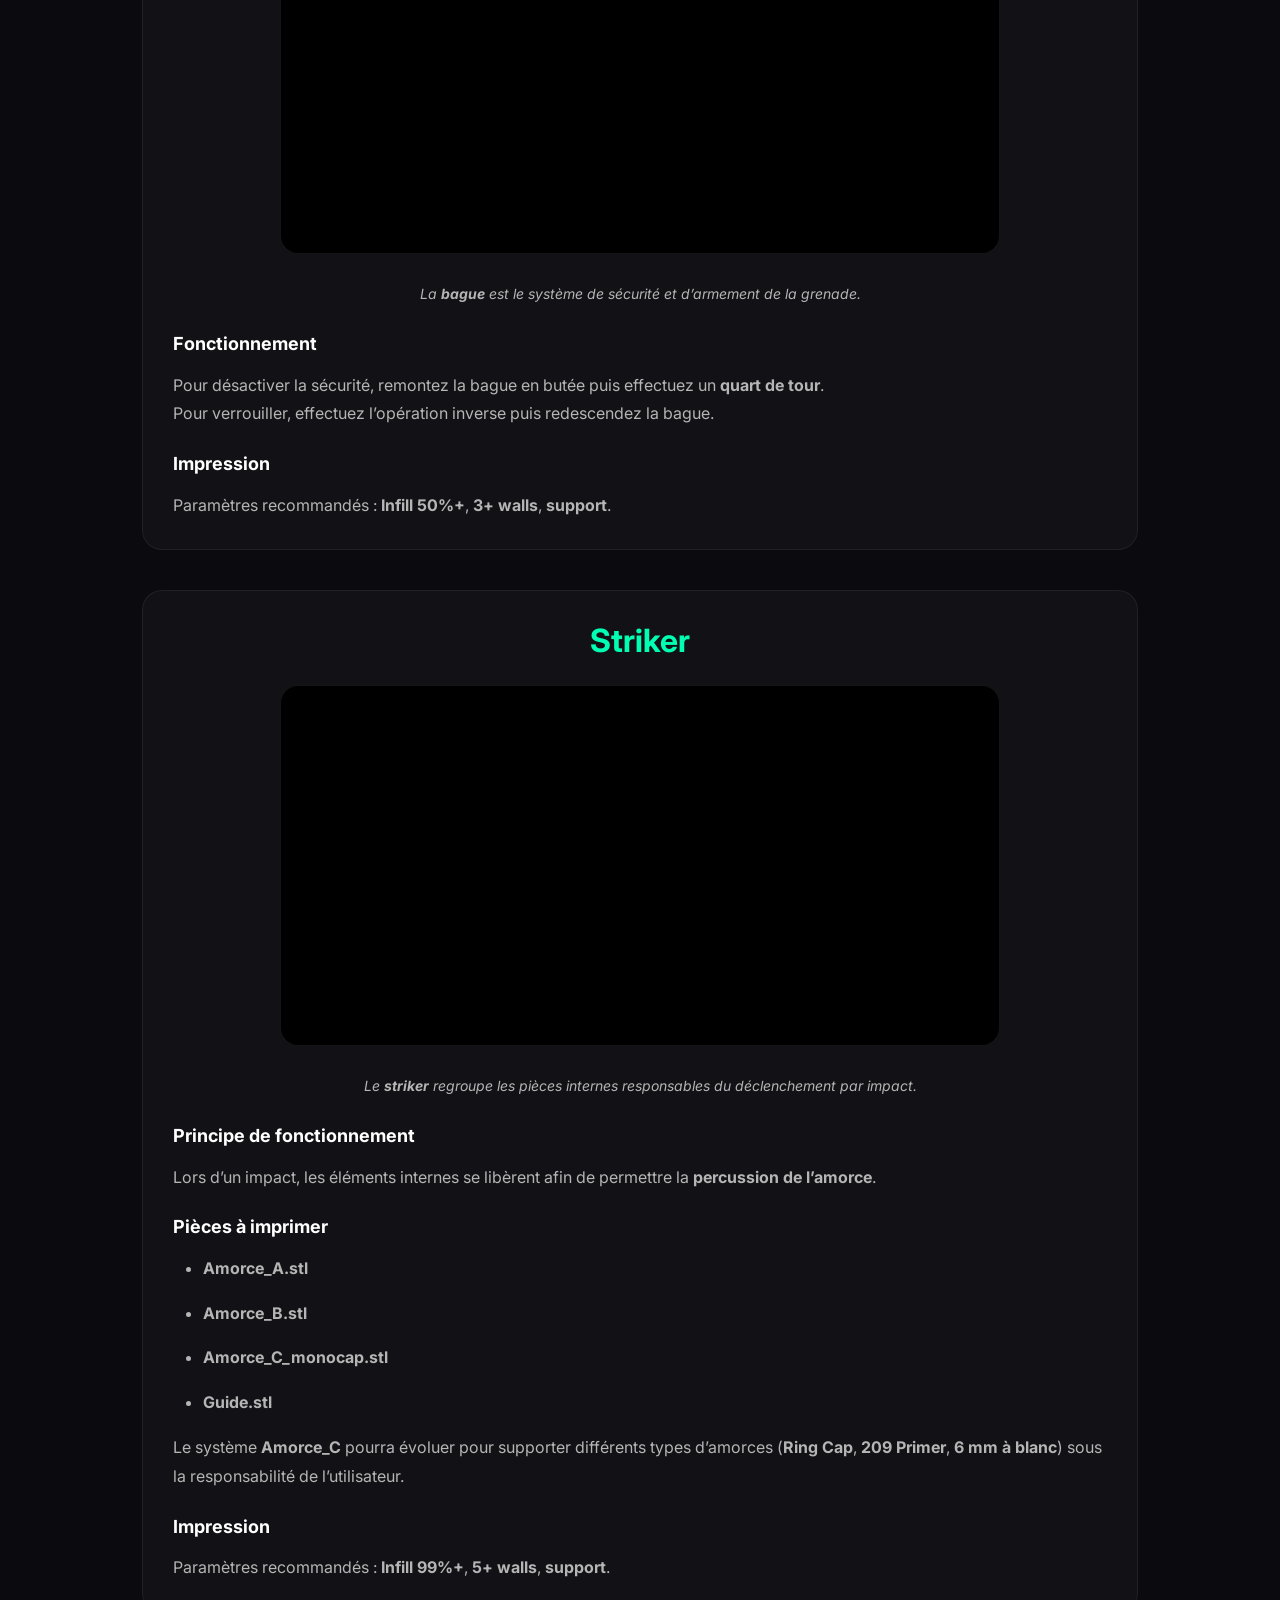
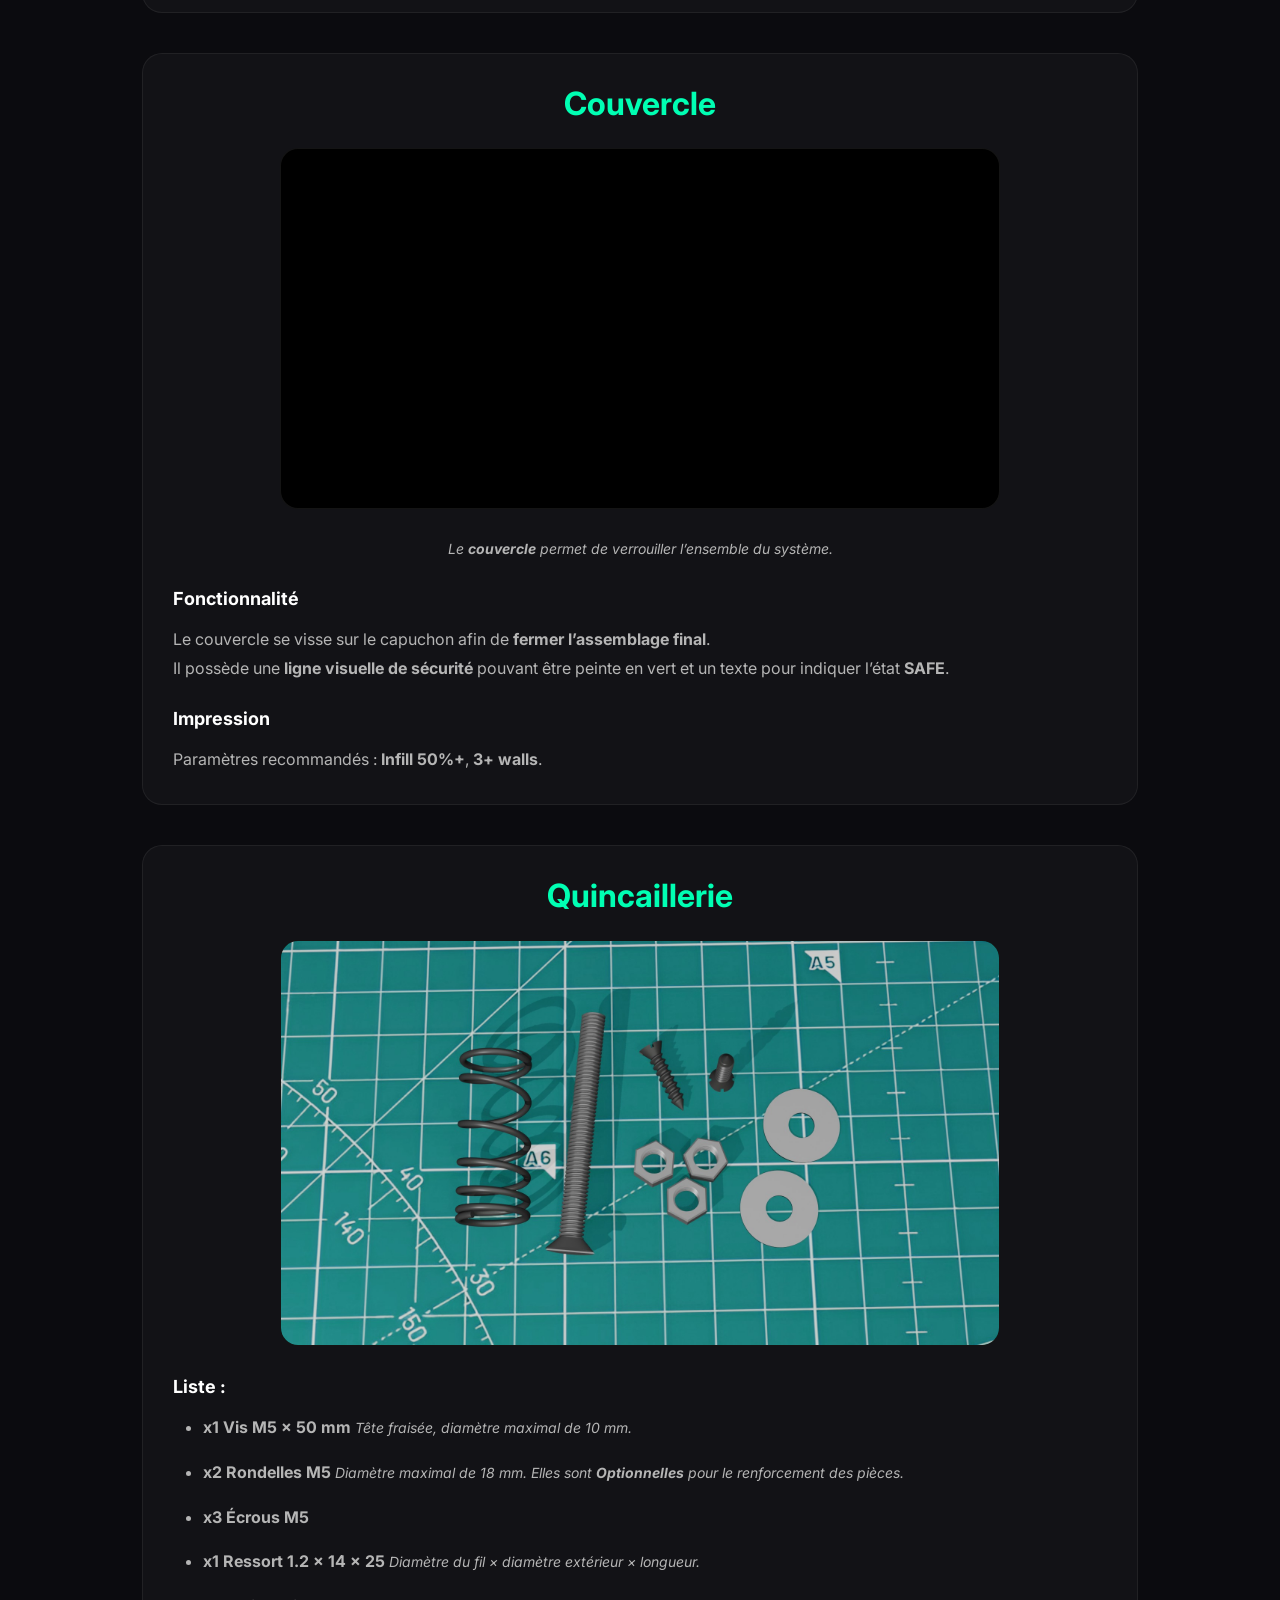
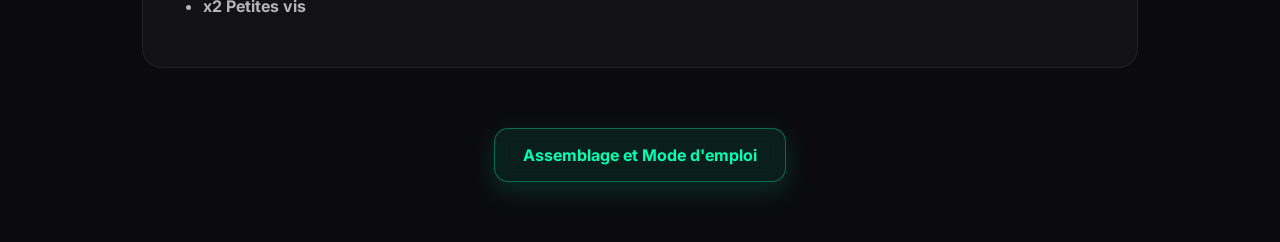
<file: doc_parts.html>
<!DOCTYPE html>
<html lang="fr">
<head>
<meta charset="UTF-8">
<meta name="viewport" content="width=device-width, initial-scale=1.0">
<title>Sh1tN4de - Documentation</title>
<link href="https://fonts.googleapis.com/css2?family=Inter:wght@300;400;600;800;900&display=swap" rel="stylesheet">
<link rel="icon" href="img/logo.png">
<link rel="stylesheet" href="style.css">

<style>
	
/* =========================
   NAVIGATION GUIDE FIXE
   ========================= */

.guide-nav{
    position:sticky;
    top:15px;
    z-index:1000;

    width:fit-content;
    max-width:calc(100% - 20px);

    margin:5px auto 0px;
    padding:10px;

    display:flex;
    justify-content:center;
    gap:10px;
    flex-wrap:wrap;

    background:rgba(15,15,15,0.85);
    backdrop-filter:blur(12px);

    border:1px solid rgba(255,255,255,0.08);
    border-radius:18px;

    box-shadow:0 10px 30px rgba(0,0,0,.35);
}

.guide-nav a{
    text-decoration:none;
    color:white;

    padding:10px 16px;

    border-radius:10px;

    font-size:14px;
    font-weight:600;

    background:rgba(255,255,255,0.04);

    transition:.25s;
}

.guide-nav a:hover{
    background:#00ffb3;
    color:black;
    transform:translateY(-2px);
}

/* Empêche les titres d'être cachés sous le menu */

.guide-card{
    scroll-margin-top:120px;
}

/* Scroll doux */

html{
    scroll-behavior:smooth;
}


.back-top{
    position:fixed;

    bottom:25px;
    right:25px;

    width:55px;
    height:55px;

    display:flex;
    align-items:center;
    justify-content:center;

    border-radius:50%;

    background:#00ffb3;
    color:black;

    text-decoration:none;

    font-size:24px;
    font-weight:bold;

    box-shadow:0 8px 25px rgba(0,255,179,.35);

    z-index:2000;

    transition:.25s;
}

.back-top:hover{
    transform:translateY(-4px) scale(1.05);
}

/* BLOCS ETAPES */

.guide-section{
    max-width:1200px;
    margin:auto;
}

.guide-card{
    background:rgba(255,255,255,0.03);
    border:1px solid rgba(255,255,255,0.06);
    border-radius:20px;
    padding:30px;
    margin-bottom:40px;

    transition: transform .2s ease, border-color .2s ease;
}

.guide-card:hover{
    transform: translateY(-2px);
    border-color: rgba(0,255,179,.25);
}

.guide-card h1{
    text-align:center;
    font-size:35px;
    margin-bottom:10px;
}

.guide-card h2{
    text-align:center;
    font-size:32px;
    margin-bottom:25px;
	color:#00ffb3;

}

.guide-video{
    display:flex;
    justify-content:center;
    margin-bottom:25px;
}

.guide-video img,
.guide-video video{
	width:100%;
	max-width:720px;
	background:#000;
	border:1px solid rgba(255,255,255,.08);
	border-radius:18px;
}

.guide-description{
    color:#b5b5b5;
    line-height:1.8;
    font-size:16px;
}

.guide-description .intro{
    text-align:center;
    margin-bottom:20px;
}

.guide-description h3{
    color:white;
    margin:20px 0 10px;
    font-size:18px;
}

.guide-description em{
    color:#b5b5b5;
    font-size:14px;
}

.parts-list,
.assembly-list{
    text-align:left;
    margin:0px 30px;
}

.parts-list li,
.assembly-list li{
	margin-bottom:16px;
}

.ligne-separation{
	margin-top: 25px;
	margin-bottom: 2px;
	width: 75%;
	margin-left: auto;
	margin-right: auto;
	}
	
.guide-end-button{
    display:flex;
    justify-content:center;
    margin:60px 0 20px;
}

.big-theme-button{
    display:inline-flex;
    align-items:center;
    justify-content:center;

    padding:16px 28px;

    background:rgba(0,255,179,0.08);
    border:1px solid rgba(0,255,179,0.35);

    color:#00ffb3;
    text-decoration:none;

    font-size:16px;
    font-weight:700;

    border-radius:14px;

    backdrop-filter:blur(10px);

    box-shadow:0 8px 25px rgba(0,255,179,0.15);

    transition:0.25s;
}

.big-theme-button:hover{
    background:#00ffb3;
    color:#000;

    transform:translateY(-3px) scale(1.02);

    box-shadow:0 12px 35px rgba(0,255,179,0.35);
}

@media(max-width:700px){

	.guide-nav{
		width:auto;
		max-width:calc(100% - 30px);
		gap:10px;
	}

	.guide-nav a{
		padding:8px auto;
	}

	.guide-card{
		padding:20px;
	}

	.guide-card h2{
		font-size:26px;
	}

}



</style>

</head>
<body>

<a href="index.html" class="top-back-button">
← Accueil
</a>

<header>

    <img src="img/logo.png" class="logo" alt="xTrude">

    <h1>x<span>Trude</span></h1>

    <div class="top-links">

		<a href="https://cults3d.com/fr/utilisateurs/xTrude" target="_blank">
            Boutique
        </a>
		
        <a href="https://sh1tn4de-configurator.pages.dev/" target="_blank">
            Configurator
        </a>

        <a href="contact.html">
			Contact
		</a>

    </div>
	
    <div class="subtitle">
        <b>Documentation</b> <b style="color:#00ffb3;">SH1TN4DE</b>
    </div>
	
</header>

<!-- SOMMAIRE -->

	<div class="guide-nav">
		<a href="#body">1</a>
		<a href="#cap">2</a>
		<a href="#bag">3</a>
		<a href="#striker">4</a>
		<a href="#couv">5</a>
		<a href="#hardware">6</a>
	</div>

	
<section class="guide-section">

<!-- SOMMAIRE -->

<div class="guide-card" id="sommaire">

    <h1>Documentation</h1>
    <h2>Sommaire</h2>

    <div class="guide-description">

        <p class="intro">
            <em>
                Page de renseignement du projet <b style="color:#00ffb3;">Sh1tN4de</b>,
                la grenade d’impact pour Airsoft.
            </em>
        </p>

        <h3>1 - <a href="#body" style="color:#00ffb3;text-decoration:none;">Body</a></h3>
        <p>
            Le <b>body</b> est l’élément principal de la grenade d’impact.
            Le filetage à <b>3 entrées</b> à <b>120°</b> permet une ouverture rapide et simple.
        </p>

        <h3>2 - <a href="#cap" style="color:#00ffb3;text-decoration:none;">Capuchon</a></h3>
        <p>
            Le <b>capuchon</b> est l’élément secondaire de la grenade.
        </p>

        <h3>3 - <a href="#bag" style="color:#00ffb3;text-decoration:none;">Bague</a></h3>
        <p>
            La <b>bague</b> permet le passage du mode <b>SAFE</b> à <b>ARMED</b>.
        </p>

        <h3>4 - <a href="#striker" style="color:#00ffb3;text-decoration:none;">Striker</a></h3>
        <p>
            Ensemble de pièces internes responsables de la percussion de l’amorce.
        </p>

        <h3>5 - <a href="#couv" style="color:#00ffb3;text-decoration:none;">Couvercle</a></h3>
        <p>
            Le couvercle verrouille l’ensemble du système.
        </p>

        <h3>6 - <a href="#hardware" style="color:#00ffb3;text-decoration:none;">Quincaillerie</a></h3>
        <p>
            Liste des composants nécessaires à l’assemblage.
        </p>

    </div>
</div>
	
    <!-- Parts -->

    <!-- BODY -->

<div class="guide-card" id="body">

    <h2>Body</h2>

    <div class="guide-video">
        <video autoplay loop muted playsinline>
            <source src="videos/body.mp4" type="video/mp4">
            Votre navigateur ne supporte pas la vidéo.
        </video>
    </div>

    <div class="guide-description">

        <p class="intro">
            <em>
                Le <b>body</b> est l’élément principal de la grenade d’impact.
                Il constitue la structure centrale du système.
            </em>
        </p>

        <h3>Fonctionnalité</h3>

        <p>
            Le body possède un <b>filetage à 3 entrées à 120°</b>, permettant une ouverture rapide et fluide
            pour faciliter le rechargement.
        </p>

        <p>
            Il dispose de <b>8 sorties latérales</b> et d’une sortie inférieure pour une
            diffusion à <b>360°</b>.
        </p>

        <p>
            Une zone interne permet d’installer un <b>renfort de strike</b> à l’aide d’une
            <b>rondelle M5 (max 18 mm)</b>.
        </p>

        <h3>Personnalisation</h3>

        <p>
            Plusieurs variantes de textures et designs sont disponibles.
            Un <b>configurateur</b> permet de prévisualiser le rendu final.
        </p>

        <h3>Impression</h3>

        <p>
            Paramètres recommandés :
            <b>Infill 50%+</b>, <b>3+ walls</b>, <b>5 bottom layers</b>.
        </p>

    </div>

</div>
	
    <!-- ETAPE 2 -->

    <!-- CAPUCHON -->

<div class="guide-card" id="cap">

    <h2>Capuchon (cap)</h2>

    <div class="guide-video">
        <video autoplay loop muted playsinline>
            <source src="videos/cap.mp4" type="video/mp4">
            Votre navigateur ne supporte pas la vidéo.
        </video>
    </div>

    <div class="guide-description">

        <p class="intro">
            <em>
                Le <b>capuchon</b> est l’élément secondaire de la grenade d’impact.
            </em>
        </p>

        <h3>Fonctionnalité</h3>

        <p>
            Le capuchon possède une <b>ligne de repère circulaire</b> pouvant être peinte ou imprimé en rouge, afin d’indiquer visuellement
            l’état <b>ARMED</b>.
        </p>

        <p>
			Un trou sur cette ligne peut être utilisé pour une <b>configuration à déclenchement filaire</b>.
			Pour cela, il suffit d'y insérer <b>une goupille</b> à la dimension appropriée.
			Une fois la goupille <b>tirée</b>, le <b>système de déclenchement</b> est relâché.
        </p>
		
        <h3>Impression</h3>

        <p>
            Paramètres recommandés : <b>Infill 50%+</b>, <b>3+ walls</b>, <b>3+ bottom-top layers</b>.
        </p>

    </div>

</div>

<!-- BAGUE -->

<div class="guide-card" id="bag">

    <h2>Bague</h2>

    <div class="guide-video">
        <video autoplay loop muted playsinline>
            <source src="videos/bag.mp4" type="video/mp4">
            Votre navigateur ne supporte pas la vidéo.
        </video>
    </div>

    <div class="guide-description">

        <p class="intro">
            <em>
                La <b>bague</b> est le système de sécurité et d’armement de la grenade.
            </em>
        </p>

        <h3>Fonctionnement</h3>

        <p>
            Pour désactiver la sécurité, remontez la bague en butée puis effectuez un <b>quart de tour</b>.
        </p>

        <p>
            Pour verrouiller, effectuez l’opération inverse puis redescendez la bague.
        </p>

        <h3>Impression</h3>

        <p>
            Paramètres recommandés : <b>Infill 50%+</b>, <b>3+ walls</b>, <b>support</b>.
        </p>

    </div>

</div>

<!-- STRIKER -->

<div class="guide-card" id="striker">

    <h2>Striker</h2>

    <div class="guide-video">
        <video autoplay loop muted playsinline>
            <source src="videos/striker.mp4" type="video/mp4">
            Votre navigateur ne supporte pas la vidéo.
        </video>
    </div>

    <div class="guide-description">

        <p class="intro">
            <em>
                Le <b>striker</b> regroupe les pièces internes responsables du déclenchement par impact.
            </em>
        </p>

        <h3>Principe de fonctionnement</h3>

        <p>
            Lors d’un impact, les éléments internes se libèrent afin de permettre la <b>percussion de l’amorce</b>.
        </p>

        <h3>Pièces à imprimer </h3>

      
            
        

        <ul class="parts-list">
            <li><b>Amorce_A.stl</b></li>
            <li><b>Amorce_B.stl</b></li>
            <li><b>Amorce_C_monocap.stl</b></li>
            <li><b>Guide.stl</b></li>
        </ul>

        <p>
            Le système <b>Amorce_C</b> pourra évoluer pour supporter différents types d’amorces
            (<b>Ring Cap</b>, <b>209 Primer</b>, <b>6 mm à blanc</b>) sous la responsabilité de l’utilisateur.
        </p>
		
		<h3>Impression</h3>

        <p>
            Paramètres recommandés : <b>Infill 99%+</b>, <b>5+ walls</b>, <b>support</b>.
        </p>

    </div>

</div>

<!-- COUVERCLE -->

<div class="guide-card" id="couv">

    <h2>Couvercle</h2>

    <div class="guide-video">
        <video autoplay loop muted playsinline>
            <source src="videos/couv.mp4" type="video/mp4">
            Votre navigateur ne supporte pas la vidéo.
        </video>
    </div>

    <div class="guide-description">

        <p class="intro">
            <em>
                Le <b>couvercle</b> permet de verrouiller l’ensemble du système.
            </em>
        </p>

        <h3>Fonctionnalité</h3>

        <p>
            Le couvercle se visse sur le capuchon afin de <b>fermer l’assemblage final</b>.
        </p>

        <p>
            Il possède une <b>ligne visuelle de sécurité</b> pouvant être peinte en vert et un texte pour indiquer l’état <b>SAFE</b>.
        </p>

        <h3>Impression</h3>

        <p>
            Paramètres recommandés : <b>Infill 50%+</b>, <b>3+ walls</b>.
        </p>
	
		
    </div>

</div>

<!-- QUINCAILLERIE -->

<div class="guide-card" id="hardware">

    <h2>Quincaillerie</h2>

    <div class="guide-video">
			<img src="printshit-img/hardware.jpg" alt="Assembly step 1">
		</div>

    <div class="guide-description">

        <h3>Liste :</h3>

			<ul class="parts-list">

				<li>
					<b>x1 Vis M5 × 50 mm</b>
					<em>Tête fraisée, diamètre maximal de 10 mm.</em>
				</li>

				<li>
					<b>x2 Rondelles M5</b>
					<em>Diamètre maximal de 18 mm. Elles sont <b>Optionnelles</b></a> pour le renforcement des pièces.</em>
				</li>

				<li><b>x3 Écrous M5</b></li>

				<li>
					<b>x1 Ressort 1.2 × 14 × 25</b>
					<em>Diamètre du fil × diamètre extérieur × longueur.</em>
				</li>

				<li><b>x2 Petites vis</b></li>

			</ul>
	
		
    </div>

</div>

<div class="guide-end-button">
    <a href="doc_assembly.html" class="big-theme-button">
        Assemblage et Mode d'emploi 
    </a>
</div>

</section>

	<a href="#" class="back-top">↑</a>
</body>
</html>
</file>
<file: style.css>
*{
    margin:0;
    padding:0;
    box-sizing:border-box;
}

body{
    font-family:Inter, sans-serif;
    background:#0b0b0f;
    color:white;
}

/* BACKGROUND */

body::before{
    content:"";
    position:fixed;
    inset:0;
    background:
    radial-gradient(circle at 20% 10%, rgba(0,255,180,0.12), transparent 40%),
    radial-gradient(circle at 80% 80%, rgba(0,120,255,0.12), transparent 40%);
    z-index:-2;
}

body::after{
    content:"";
    position:fixed;
    inset:0;
    background-image:
    linear-gradient(rgba(255,255,255,0.03) 1px, transparent 1px),
    linear-gradient(90deg, rgba(255,255,255,0.03) 1px, transparent 1px);
    background-size:50px 50px;
    opacity:0.2;
    z-index:-1;
}

/* HEADER */

header{
    display:flex;
    flex-direction:column;
    align-items:center;
    justify-content:center;
    padding:60px 20px 20px;
    text-align:center;
}

.logo{
    width:90px;
    height:90px;
    object-fit:contain;
    margin-bottom:18px;
    filter:drop-shadow(0 10px 30px rgba(0,255,180,0.2));
}

h1{
    font-size:42px;
    font-weight:900;
}

h1 span{
    color:#00ffb3;
}

.subtitle{
    margin-top:10px;
    color:#b5b5b5;
    font-size:16px;
}

/* LINKS TOP */

.top-links{
    display:flex;
    gap:20px;
    justify-content:center;
    margin:25px 0 10px;
    flex-wrap:wrap;
}

.top-links a{
    color:#b5b5b5;
    text-decoration:none;
    font-size:14px;
    padding:8px 14px;
    border-radius:10px;
    border:1px solid rgba(255,255,255,0.08);
    transition:0.2s;
}

.top-links a:hover{
    color:white;
    border-color:#00ffb3;
    transform:translateY(-2px);
}

/* SECTIONS */

section{
    padding:40px 8%;
}

.section-title{
    font-size:22px;
    font-weight:800;
    margin-bottom:18px;
    display:flex;
    align-items:center;
    gap:10px;
}

.section-head{
    width:100%;
    display:flex;
    align-items:center;
    gap:20px;
}

.section-meta{
    display:flex;
    align-items:center;
    gap:8px;
    font-size:13px;
    color:#888;
    font-style:italic;
    font-weight:400;
}

.mini-logo{
    width:40px;
    height:40px;
    object-fit:contain;
    opacity:0.9;
}

.bar{
    width:6px;
    height:20px;
    background:#00ffb3;
    border-radius:3px;
}

/* GRID */

/* CAROUSEL */

.carousel-wrapper{
    position:relative;
    display:flex;
    align-items:center;
    gap:12px;
}

.carousel{
    display:flex;
    gap:18px;
    overflow-x:auto;
    scroll-behavior:smooth;
    scrollbar-width:none;
    width:100%;
    padding:6px;
}

.carousel.centered {
    justify-content: center;
}

.carousel::-webkit-scrollbar{
    display:none;
}

/* ZOOM */

#lightbox{
    position: fixed;
    inset: 0;
    background: rgba(0,0,0,0.85);
    display: none;
    align-items: center;
    justify-content: center;
    z-index: 9999;
}

#lightbox img{
    max-width: 90%;
    max-height: 90%;
    object-fit: contain;
}



/* CARD */

.card{
    flex:0 0 calc((100% - 54px) / 5);
    background:rgba(255,255,255,0.03);
    border:1px solid rgba(255,255,255,0.06);
    border-radius:18px;
    overflow:hidden;
    transition:0.25s;
    cursor:pointer;
    text-decoration:none;
    color:white;
}

.card:hover{
    transform:translateY(-6px);
    border-color:rgba(0,255,180,0.4);
    box-shadow:0 15px 40px rgba(0,0,0,0.5);
}

.card p{
    padding:12px 14px 14px;
    font-size:14px;
    color:#ccc;
    line-height:1.3;

}

.card.zoomable{
    cursor:zoom-in;
}


/* IMAGE */

.thumb{
    width:100%;
    aspect-ratio:1/1;
    background:#151515;
    overflow:hidden;
}

.thumb img,
.thumb video{
    width:100%;
    height:100%;
    object-fit:cover;
	
	transition:transform 0.3s ease;
}

.card.loupe:hover .thumb img{
    transform: scale(1.5);
}

/* NAV */

.nav{
    width:42px;
    height:42px;
    border:none;
    border-radius:50%;
    background:#111;
    color:white;
    font-size:26px;
    cursor:pointer;
    flex-shrink:0;

    border:1px solid rgba(255,255,255,0.08);

    transition:0.2s;
}

.nav:hover{
    background:#00ffb3;
    color:black;
}

/* TABLET */

@media(max-width:1000px){

    .card{
        flex:0 0 calc((100% - 18px) / 2);
    }
}

/* MOBILE */

@media(max-width:600px){

	.card{
		flex:0 0 65%;
	}

    .nav{
        display:none;
    }
}

@media(max-width:600px){

    .print-head{
        flex-wrap:wrap;
    }

    .print-head .top-links{
        width:100%;
        margin-top:10px;
        justify-content:flex-start;
    }
}

/* LINKS SECTION (FIX) */

.links{
    display:grid;
    grid-template-columns:repeat(3,1fr);
    gap:18px;
    margin-top:10px;
}

.linkbox{
    padding:20px;
    border-radius:16px;
    background:rgba(255,255,255,0.03);
    border:1px solid rgba(255,255,255,0.06);
    transition:0.25s;
}

.linkbox:hover{
    transform:translateY(-4px);
    border-color:rgba(0,255,180,0.3);
    background:rgba(255,255,255,0.05);
}

.linkbox h3{
    margin-bottom:10px;
    color:#00ffb3;
    font-size:16px;
}

.linkbox p{
    color:#aaa;
    font-size:14px;
    line-height:1.4;
}

/* MOBILE */

@media(max-width:900px){
    .links{
        grid-template-columns:1fr;
    }
}

.linkbox:visited {
    color: inherit;
}

.linkbox{
    display:block;
    text-decoration:none;
    color:inherit;
}






										/* CONTACT PAGE */

.contact-page{
    max-width:1200px;
    margin:-40px auto;
}

.contact-container{
    display:grid;
    grid-template-columns:repeat(2,1fr);
    gap:24px;
    margin-top:30px;
}

.contact-card{
    background:rgba(255,255,255,0.03);

    border:1px solid rgba(255,255,255,0.06);

    border-radius:20px;

    padding:28px;

    transition:0.25s;
}

.contact-card:hover{
    transform:translateY(-6px);

    border-color:rgba(0,255,180,0.35);

    box-shadow:0 15px 40px rgba(0,0,0,0.4);
}

.contact-card h2{
    font-size:22px;
    margin-bottom:16px;
    color:#00ffb3;
}

.contact-card p{
    color:#b5b5b5;
    line-height:1.6;
    margin-bottom:24px;
}

.contact-button{
    display:inline-block;

    padding:12px 18px;

    border-radius:12px;

    text-decoration:none;

    background:#111;

    border:1px solid rgba(255,255,255,0.08);

    color:white;

    transition:0.2s;
}

.contact-button:hover{
    background:#00ffb3;
    color:black;
    transform:translateY(-2px);
}

/* TOP BACK BUTTON */

.top-back-button{
    position:fixed;

    top:24px;
    left:24px;

    z-index:999;

    text-decoration:none;

    color:white;

    background:rgba(255,255,255,0.05);

    border:1px solid rgba(255,255,255,0.08);

    padding:12px 18px;

    border-radius:14px;

    transition:0.25s;

    backdrop-filter:blur(8px);
}

.top-back-button:hover{
    background:#00ffb3;
    color:black;

    transform:translateY(-2px);
}

/* COPY MAIL BUTTON */

.copy-mail{
    cursor:pointer;

    font-size:15px;

    font-family:inherit;
}

/* MOBILE */

@media(max-width:800px){

    .contact-container{
        grid-template-columns:1fr;
    }
}
</file>
